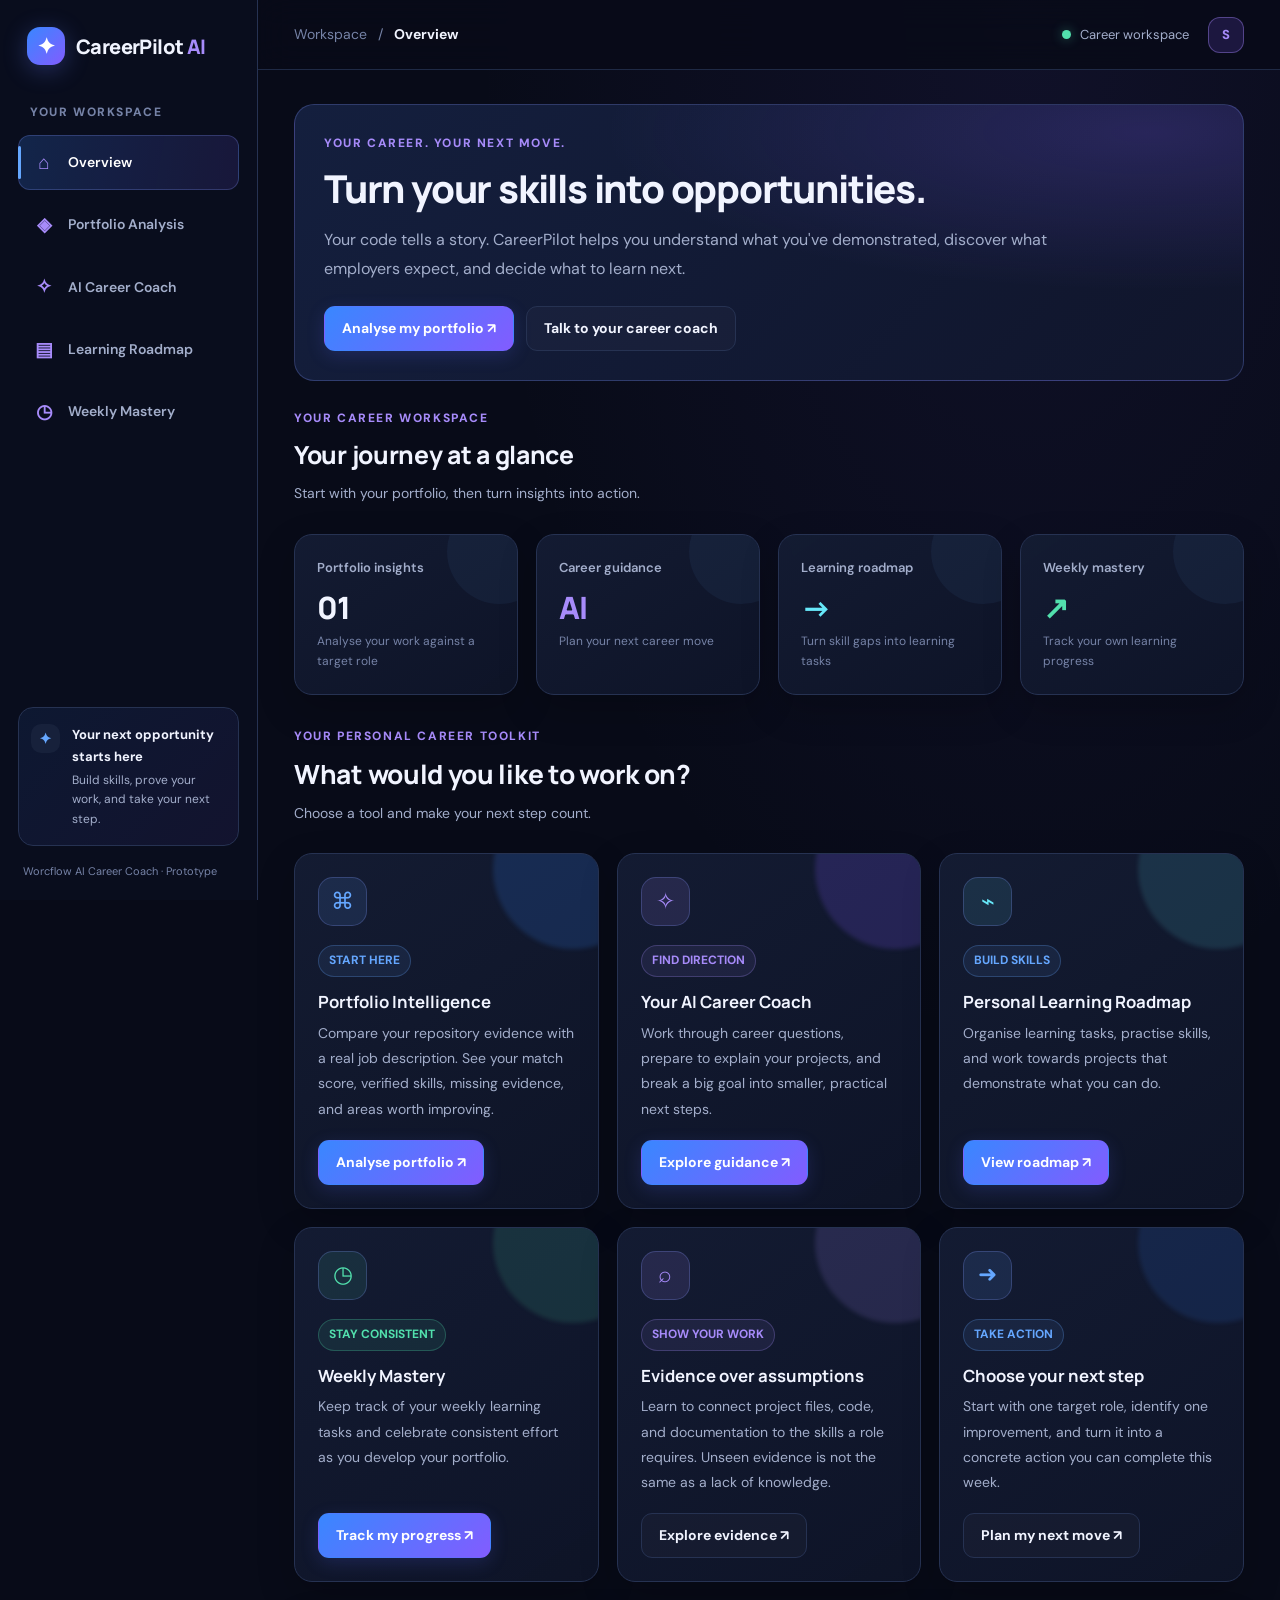
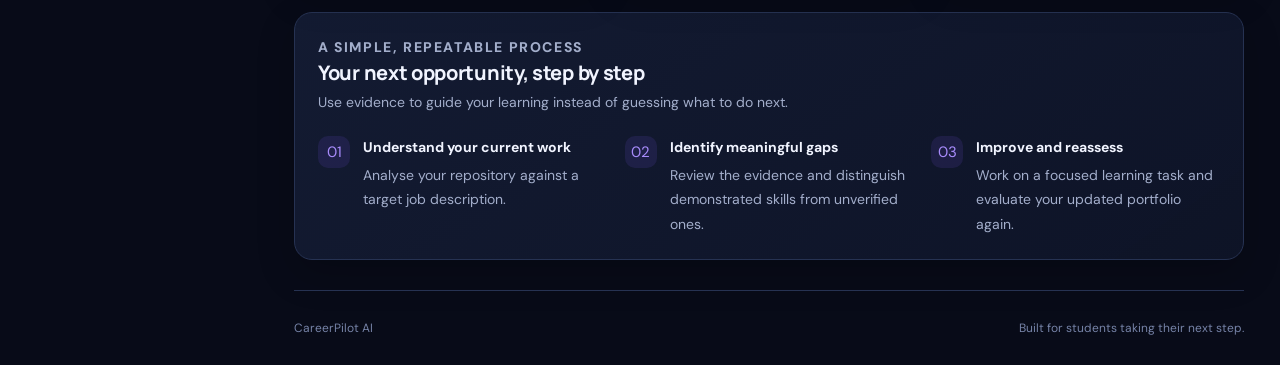
<file: career_coach_website/index.html>
<!DOCTYPE html>
<html lang="en">
<head>
  <meta charset="UTF-8">
  <meta name="viewport" content="width=device-width, initial-scale=1.0">
  <meta name="theme-color" content="#080b18">

  <title>Overview | CareerPilot AI</title>

  <link rel="preconnect" href="https://fonts.googleapis.com">
  <link rel="preconnect" href="https://fonts.gstatic.com" crossorigin>
  <link href="https://fonts.googleapis.com/css2?family=DM+Sans:wght@400;500;600;700&family=Manrope:wght@400;500;600;700;800&display=swap" rel="stylesheet">

  <link rel="stylesheet" href="css/style.css">
  <script src="js/app.js" defer></script>
</head>

<body>
<div class="app-shell">

  <!-- SIDEBAR -->
  <aside class="sidebar" id="sidebar">

    <a class="brand" href="index.html">
      <span class="brand-mark">✦</span>
      <span>CareerPilot<span class="brand-ai"> AI</span></span>
    </a>

    <div class="workspace-label">YOUR WORKSPACE</div>

    <nav class="side-nav">
      <a class="nav-link active" href="index.html">
        <span class="nav-icon">⌂</span> Overview
      </a>

      <a class="nav-link" href="pages/analysis.html">
        <span class="nav-icon">◈</span> Portfolio Analysis
      </a>

      <a class="nav-link" href="pages/coach.html">
        <span class="nav-icon">✧</span> AI Career Coach
      </a>

      <a class="nav-link" href="pages/training.html">
        <span class="nav-icon">▤</span> Learning Roadmap
      </a>

      <a class="nav-link" href="pages/progress.html">
        <span class="nav-icon">◷</span> Weekly Mastery
      </a>
    </nav>

    <div class="sidebar-bottom">
      <div class="sidebar-help-icon">✦</div>
      <div>
        <strong>Your next opportunity starts here</strong>
        <p>Build skills, prove your work, and take your next step.</p>
      </div>
    </div>

    <div class="sidebar-footer">
      Worcflow AI Career Coach · Prototype
    </div>

  </aside>

  <!-- MAIN CONTENT -->
  <main class="main-content">

    <header class="topbar">
      <button class="mobile-menu" id="menuToggle" aria-label="Toggle navigation">☰</button>

      <div class="breadcrumb">
        <span>Workspace</span>
        <span>/</span>
        <strong>Overview</strong>
      </div>

      <div class="topbar-right">
        <span class="status-dot"></span>
        <span>Career workspace</span>
        <div class="avatar">S</div>
      </div>
    </header>

    <section class="page-wrap">

      <!-- WELCOME HERO -->
      <section class="analysis-hero" style="margin-bottom:28px;">
        <div style="position:relative;z-index:1;max-width:760px;">

          <p class="eyebrow">YOUR CAREER. YOUR NEXT MOVE.</p>

          <h1>Turn your skills into opportunities.</h1>

          <p class="subheading" style="margin-bottom:23px;">
            Your code tells a story. CareerPilot helps you understand what
            you've demonstrated, discover what employers expect, and decide
            what to learn next.
          </p>

          <div style="display:flex;flex-wrap:wrap;gap:12px;">
            <a class="button button-primary" href="pages/analysis.html">
              Analyse my portfolio ↗
            </a>

            <a class="button button-outline" href="pages/coach.html">
              Talk to your career coach
            </a>
          </div>

        </div>
      </section>

      <!-- QUICK STATS -->
      <div class="page-title-row">
        <div>
          <p class="eyebrow">YOUR CAREER WORKSPACE</p>
          <h2 style="font-size:1.55rem;">Your journey at a glance</h2>
          <p class="subheading" style="font-size:14px;">
            Start with your portfolio, then turn insights into action.
          </p>
        </div>
      </div>

      <div class="stats-grid" style="margin-bottom:32px;">

        <article class="stat-card">
          <div class="stat-label">Portfolio insights</div>
          <div class="stat-value">01</div>
          <div class="stat-caption">Analyse your work against a target role</div>
        </article>

        <article class="stat-card">
          <div class="stat-label">Career guidance</div>
          <div class="stat-value" style="color:var(--violet);">AI</div>
          <div class="stat-caption">Plan your next career move</div>
        </article>

        <article class="stat-card">
          <div class="stat-label">Learning roadmap</div>
          <div class="stat-value" style="color:var(--cyan);">→</div>
          <div class="stat-caption">Turn skill gaps into learning tasks</div>
        </article>

        <article class="stat-card">
          <div class="stat-label">Weekly mastery</div>
          <div class="stat-value" style="color:var(--green);">↗</div>
          <div class="stat-caption">Track your own learning progress</div>
        </article>

      </div>

      <!-- TOOLKIT -->
      <div class="page-title-row">
        <div>
          <p class="eyebrow">YOUR PERSONAL CAREER TOOLKIT</p>
          <h2 style="font-size:1.65rem;">What would you like to work on?</h2>
          <p class="subheading" style="font-size:14px;">
            Choose a tool and make your next step count.
          </p>
        </div>
      </div>

      <div class="toolkit-grid">

        <!-- PORTFOLIO -->
        <article class="toolkit-card"
          style="--card-glow:rgba(57,135,255,.17);">

          <div class="toolkit-icon">⌘</div>

          <span class="tag blue" style="margin-bottom:14px;">
            START HERE
          </span>

          <h3>Portfolio Intelligence</h3>

          <p>
            Compare your repository evidence with a real job description.
            See your match score, verified skills, missing evidence, and
            areas worth improving.
          </p>

          <a class="button button-primary" href="pages/analysis.html">
            Analyse portfolio ↗
          </a>

        </article>

        <!-- CAREER COACH -->
        <article class="toolkit-card"
          style="--card-glow:rgba(130,92,255,.19);">

          <div class="toolkit-icon violet">✧</div>

          <span class="tag violet" style="margin-bottom:14px;">
            FIND DIRECTION
          </span>

          <h3>Your AI Career Coach</h3>

          <p>
            Work through career questions, prepare to explain your projects,
            and break a big goal into smaller, practical next steps.
          </p>

          <a class="button button-primary" href="pages/coach.html">
            Explore guidance ↗
          </a>

        </article>

        <!-- LEARNING ROADMAP -->
        <article class="toolkit-card"
          style="--card-glow:rgba(103,232,249,.12);">

          <div class="toolkit-icon cyan">⌁</div>

          <span class="tag blue" style="margin-bottom:14px;">
            BUILD SKILLS
          </span>

          <h3>Personal Learning Roadmap</h3>

          <p>
            Organise learning tasks, practise skills, and work towards
            projects that demonstrate what you can do.
          </p>

          <a class="button button-primary" href="pages/training.html">
            View roadmap ↗
          </a>

        </article>

        <!-- WEEKLY PROGRESS -->
        <article class="toolkit-card"
          style="--card-glow:rgba(82,224,173,.13);">

          <div class="toolkit-icon green">◷</div>

          <span class="tag green" style="margin-bottom:14px;">
            STAY CONSISTENT
          </span>

          <h3>Weekly Mastery</h3>

          <p>
            Keep track of your weekly learning tasks and celebrate
            consistent effort as you develop your portfolio.
          </p>

          <a class="button button-primary" href="pages/progress.html">
            Track my progress ↗
          </a>

        </article>

        <!-- EVIDENCE-BASED DEVELOPMENT -->
        <article class="toolkit-card"
          style="--card-glow:rgba(167,139,250,.15);">

          <div class="toolkit-icon violet">⌕</div>

          <span class="tag violet" style="margin-bottom:14px;">
            SHOW YOUR WORK
          </span>

          <h3>Evidence over assumptions</h3>

          <p>
            Learn to connect project files, code, and documentation
            to the skills a role requires. Unseen evidence is not the
            same as a lack of knowledge.
          </p>

          <a class="button button-outline" href="pages/analysis.html">
            Explore evidence ↗
          </a>

        </article>

        <!-- NEXT ACTION -->
        <article class="toolkit-card"
          style="--card-glow:rgba(57,135,255,.13);">

          <div class="toolkit-icon">➜</div>

          <span class="tag blue" style="margin-bottom:14px;">
            TAKE ACTION
          </span>

          <h3>Choose your next step</h3>

          <p>
            Start with one target role, identify one improvement,
            and turn it into a concrete action you can complete this week.
          </p>

          <a class="button button-outline" href="pages/coach.html">
            Plan my next move ↗
          </a>

        </article>

      </div>

      <!-- HOW IT WORKS -->
      <section class="panel" style="margin-top:30px;">

        <div class="panel-heading">
          <div>
            <p class="eyebrow">A SIMPLE, REPEATABLE PROCESS</p>
            <h2>Your next opportunity, step by step</h2>
            <p>Use evidence to guide your learning instead of guessing what to do next.</p>
          </div>
        </div>

        <div class="grid-3">

          <div class="list-item">
            <span class="list-bullet">01</span>
            <div>
              <strong>Understand your current work</strong>
              <p>Analyse your repository against a target job description.</p>
            </div>
          </div>

          <div class="list-item">
            <span class="list-bullet">02</span>
            <div>
              <strong>Identify meaningful gaps</strong>
              <p>Review the evidence and distinguish demonstrated skills from unverified ones.</p>
            </div>
          </div>

          <div class="list-item">
            <span class="list-bullet">03</span>
            <div>
              <strong>Improve and reassess</strong>
              <p>Work on a focused learning task and evaluate your updated portfolio again.</p>
            </div>
          </div>

        </div>

      </section>

      <footer class="page-footer">
        <span>CareerPilot AI</span>
        <span>Built for students taking their next step.</span>
      </footer>

    </section>
  </main>
</div>
</body>
</html>
</file>
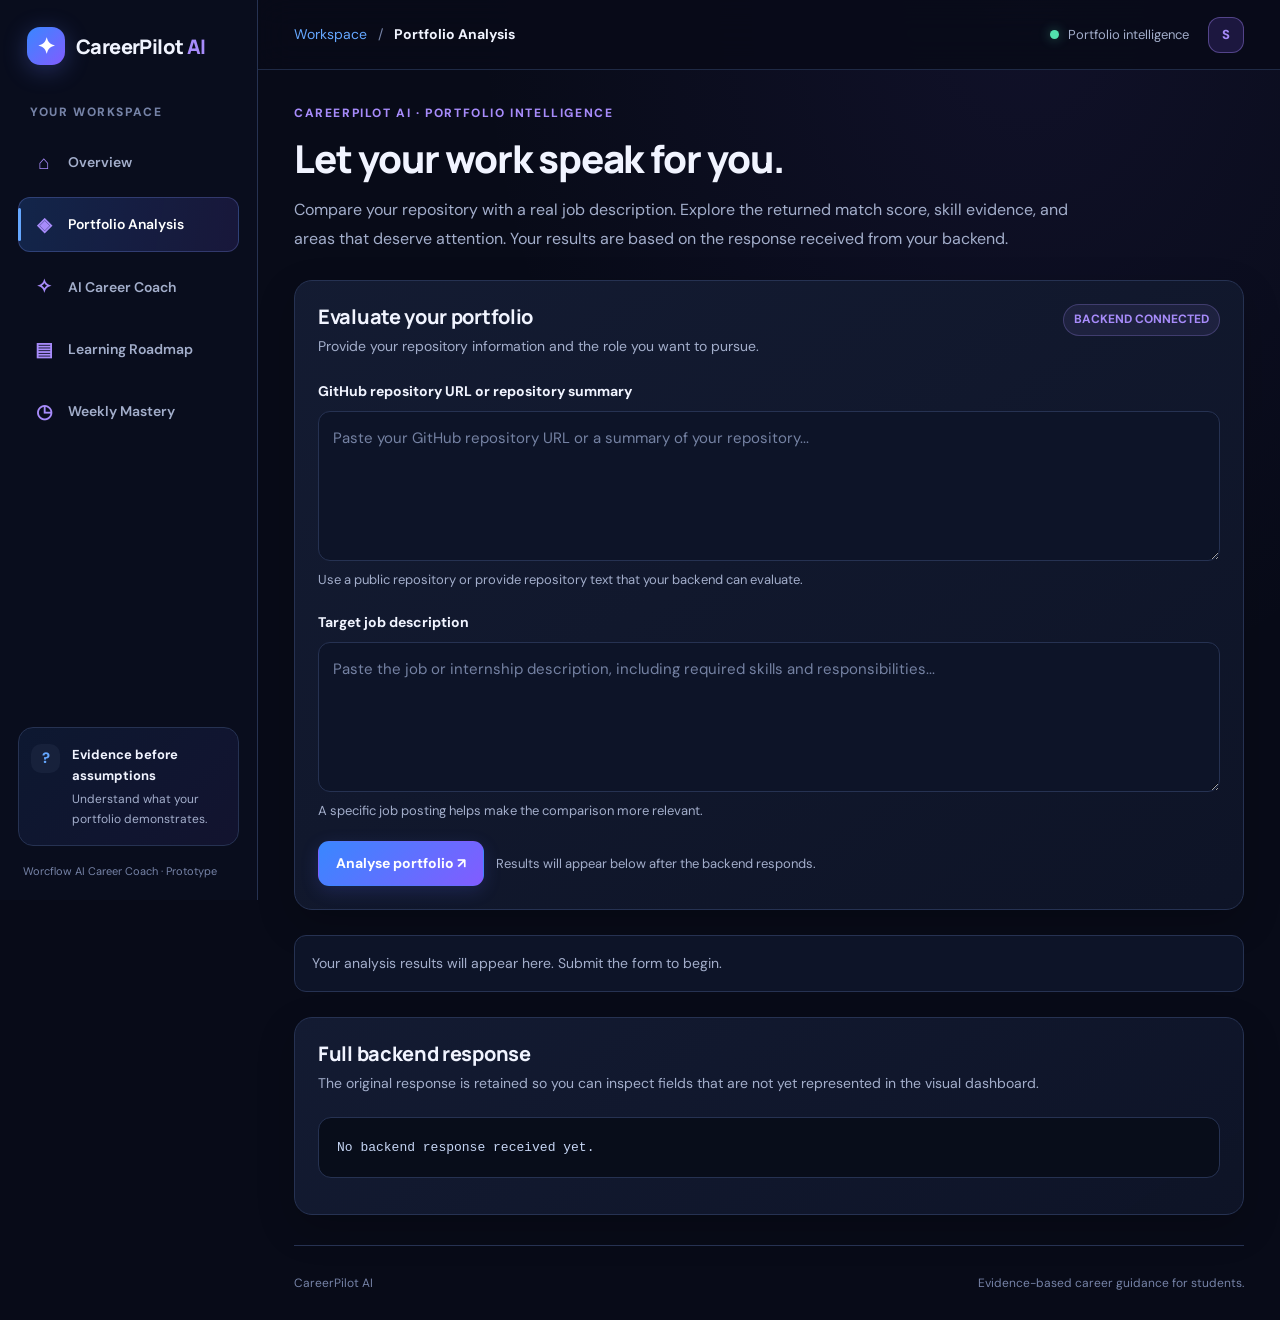
<file: career_coach_website/pages/analysis.html>
<!DOCTYPE html>
<html lang="en">
<head>
  <meta charset="UTF-8">
  <meta name="viewport" content="width=device-width, initial-scale=1.0">
  <meta name="theme-color" content="#080b18">

  <title>Portfolio Intelligence | CareerPilot AI</title>

  <link rel="preconnect" href="https://fonts.googleapis.com">
  <link rel="preconnect" href="https://fonts.gstatic.com" crossorigin>
  <link href="https://fonts.googleapis.com/css2?family=DM+Sans:wght@400;500;600;700&family=Manrope:wght@400;500;600;700;800&display=swap" rel="stylesheet">

  <link rel="stylesheet" href="../css/style.css">
  <script src="../js/app.js" defer></script>
  <script src="../js/api.js" defer></script>
</head>

<body>
<div class="app-shell">

  <aside class="sidebar" id="sidebar">
    <a class="brand" href="../index.html">
      <span class="brand-mark">✦</span>
      <span>CareerPilot<span class="brand-ai"> AI</span></span>
    </a>

    <div class="workspace-label">YOUR WORKSPACE</div>

    <nav class="side-nav">
      <a class="nav-link" href="../index.html">
        <span class="nav-icon">⌂</span> Overview
      </a>

      <a class="nav-link active" href="analysis.html">
        <span class="nav-icon">◈</span> Portfolio Analysis
      </a>

      <a class="nav-link" href="coach.html">
        <span class="nav-icon">✧</span> AI Career Coach
      </a>

      <a class="nav-link" href="training.html">
        <span class="nav-icon">▤</span> Learning Roadmap
      </a>

      <a class="nav-link" href="progress.html">
        <span class="nav-icon">◷</span> Weekly Mastery
      </a>
    </nav>

    <div class="sidebar-bottom">
      <div class="sidebar-help-icon">?</div>
      <div>
        <strong>Evidence before assumptions</strong>
        <p>Understand what your portfolio demonstrates.</p>
      </div>
    </div>

    <div class="sidebar-footer">
      Worcflow AI Career Coach · Prototype
    </div>
  </aside>

  <main class="main-content">

    <header class="topbar">
      <button class="mobile-menu" id="menuToggle" aria-label="Toggle navigation">☰</button>

      <div class="breadcrumb">
        <a href="../index.html">Workspace</a>
        <span>/</span>
        <strong>Portfolio Analysis</strong>
      </div>

      <div class="topbar-right">
        <span class="status-dot"></span>
        <span>Portfolio intelligence</span>
        <div class="avatar">S</div>
      </div>
    </header>

    <section class="page-wrap">

      <div class="page-title-row">
        <div>
          <p class="eyebrow">CAREERPILOT AI · PORTFOLIO INTELLIGENCE</p>
          <h1>Let your work speak for you.</h1>
          <p class="subheading">
            Compare your repository with a real job description. Explore the
            returned match score, skill evidence, and areas that deserve attention.
            Your results are based on the response received from your backend.
          </p>
        </div>
      </div>

      <!-- INPUT SECTION -->
      <section class="panel">

        <div class="panel-heading">
          <div>
            <h2>Evaluate your portfolio</h2>
            <p>Provide your repository information and the role you want to pursue.</p>
          </div>

          <span class="tag violet">BACKEND CONNECTED</span>
        </div>

        <form id="analysisForm">

          <div class="field-group">
            <label for="repoSummary">GitHub repository URL or repository summary</label>

            <textarea
              class="textarea"
              id="repoSummary"
              name="repo_summary"
              placeholder="Paste your GitHub repository URL or a summary of your repository..."
              required
            ></textarea>

            <span class="field-hint">
              Use a public repository or provide repository text that your backend can evaluate.
            </span>
          </div>

          <div class="field-group">
            <label for="jobDescription">Target job description</label>

            <textarea
              class="textarea"
              id="jobDescription"
              name="job_description"
              placeholder="Paste the job or internship description, including required skills and responsibilities..."
              required
            ></textarea>

            <span class="field-hint">
              A specific job posting helps make the comparison more relevant.
            </span>
          </div>

          <div class="form-actions">
            <button class="button button-primary" id="evaluateButton" type="submit">
              Analyse portfolio ↗
            </button>

            <span class="field-hint">
              Results will appear below after the backend responds.
            </span>
          </div>

        </form>

      </section>

      <!-- STATUS -->
      <section class="result-section" aria-live="polite">
        <div id="analysisStatus" class="notice" role="status">
          Your analysis results will appear here. Submit the form to begin.
        </div>
      </section>

      <!-- VISUAL SUMMARY -->
      <section id="evaluationSummary" class="result-section hidden">

        <div class="page-title-row">
          <div>
            <p class="eyebrow">YOUR RESULTS</p>
            <h2>Portfolio at a glance</h2>
            <p class="subheading" style="font-size:14px;">
              These summaries should reflect the actual fields returned by the backend.
            </p>
          </div>
        </div>

        <div id="evaluationStats" class="stats-grid"></div>

      </section>

      <!-- CHARTS -->
      <section id="evaluationCharts" class="result-section hidden">

        <div class="page-title-row">
          <div>
            <p class="eyebrow">VISUAL BREAKDOWN</p>
            <h2>Understand your results</h2>
            <p class="subheading" style="font-size:14px;">
              Visual summaries help you identify patterns without having to read raw JSON.
            </p>
          </div>
        </div>

        <div class="grid-2">

          <article class="panel">
            <h3>Skill evidence breakdown</h3>
            <p class="field-hint">
              The chart will use evidence categories found in the backend response.
            </p>
            <div id="evidenceChart" class="chart-container"></div>
          </article>

          <article class="panel">
            <h3>Skill-level overview</h3>
            <p class="field-hint">
              A comparison of returned skill statuses, where available.
            </p>
            <div id="skillChart" class="chart-container"></div>
          </article>

        </div>
      </section>

      <!-- EVIDENCE -->
      <section id="evaluationEvidence" class="result-section hidden">

        <div class="page-title-row">
          <div>
            <p class="eyebrow">SHOW YOUR WORK</p>
            <h2>Evidence behind the assessment</h2>
            <p class="subheading" style="font-size:14px;">
              Review what the backend found, the status it assigned, and its explanation.
            </p>
          </div>
        </div>

        <div id="evidenceCards" class="evidence-list"></div>

      </section>

      <!-- OTHER FINDINGS -->
      <section id="evaluationFindings" class="result-section hidden">
        <div class="panel">
          <h2>Additional findings</h2>
          <div id="findingsContent"></div>
        </div>
      </section>

      <!-- FULL RESPONSE: KEEP FOR DEBUGGING -->
      <section id="evaluationResults" class="result-section">

        <div class="panel">

          <div class="panel-heading">
            <div>
              <h2>Full backend response</h2>
              <p>
                The original response is retained so you can inspect fields
                that are not yet represented in the visual dashboard.
              </p>
            </div>
          </div>

          <pre id="rawResponse" class="response-json">No backend response received yet.</pre>

        </div>

      </section>

      <div id="resultNotice" class="notice hidden" style="margin-top:18px;">
        Evaluation received from your backend.
      </div>

      <footer class="page-footer">
        <span>CareerPilot AI</span>
        <span>Evidence-based career guidance for students.</span>
      </footer>

    </section>
  </main>
</div>
</body>
</html>
</file>
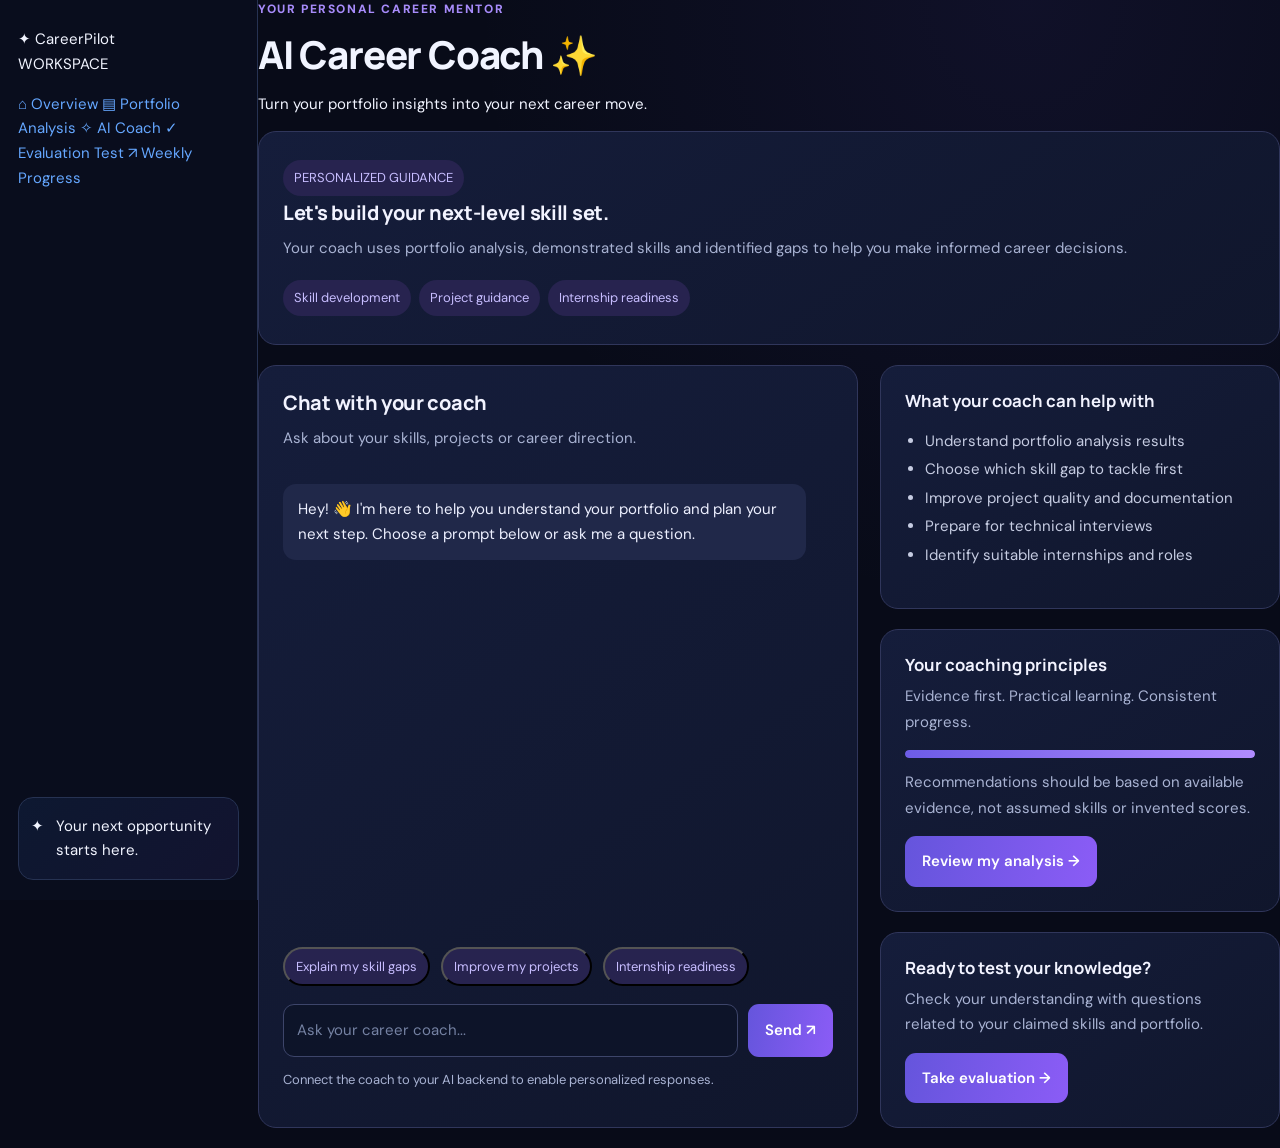
<file: career_coach_website/pages/coach.html>
<!DOCTYPE html>
<html lang="en">
<head>
    <meta charset="UTF-8">
    <meta name="viewport" content="width=device-width, initial-scale=1.0">
    <title>AI Coach | CareerPilot</title>
    <link rel="stylesheet" href="../css/style.css">
    <style>
        .coach-layout { display:grid; grid-template-columns:minmax(0,1.5fr) minmax(260px,1fr); gap:22px; }
        .coach-card { background:linear-gradient(145deg,#151d3b,#10162c); border:1px solid #30365b; border-radius:18px; padding:24px; margin-bottom:20px; color:#edf0ff; }
        .coach-card h2,.coach-card h3 { color:#f2f3ff; margin-top:0; }
        .coach-muted { color:#a9b3d3; line-height:1.7; }
        .coach-tag { display:inline-block; padding:7px 11px; border-radius:20px; background:#27234f; color:#c7bdff; font-size:13px; margin:4px 4px 4px 0; }
        .coach-action { border:1px solid #42416e; background:#201e43; color:#e8e5ff; padding:12px 14px; border-radius:12px; cursor:pointer; text-align:left; width:100%; margin-top:9px; font-size:15px; }
        .coach-action:hover { background:#30275e; }
        .coach-chat { min-height:360px; display:flex; flex-direction:column; }
        .coach-messages { flex:1; display:flex; flex-direction:column; gap:12px; margin:18px 0; }
        .coach-message { padding:13px 15px; border-radius:13px; line-height:1.65; max-width:95%; overflow-wrap:anywhere; }
        .coach-message.bot { background:#202849; align-self:flex-start; }
        .coach-message.user { background:#4b3d91; align-self:flex-end; }
        .coach-form { display:flex; gap:10px; }
        .coach-form input { flex:1; min-width:0; padding:13px; border-radius:11px; border:1px solid #3d456a; background:#0d1429; color:white; font-size:15px; }
        .coach-form button,.coach-primary { background:linear-gradient(100deg,#6555dc,#8b5cf6); color:white; border:0; border-radius:11px; padding:13px 17px; cursor:pointer; font-weight:600; }
        .coach-progress { height:8px; background:#292f4e; border-radius:20px; overflow:hidden; margin:12px 0; }
        .coach-progress span { display:block; height:100%; background:linear-gradient(90deg,#6d5ce7,#b18cff); border-radius:20px; }
        .coach-list { padding-left:20px; color:#c6cce2; line-height:1.9; }
        .coach-note { font-size:13px; color:#a9b3d3; margin-top:12px; }
        @media(max-width:850px) { .coach-layout { grid-template-columns:1fr; } }
        @media(max-width:520px) { .coach-card { padding:17px; } .coach-form { flex-direction:column; } }
    </style>
</head>
<body>

<div class="app-layout">
    <aside class="sidebar">
        <div class="logo">✦ CareerPilot</div>
        <p class="sidebar-label">WORKSPACE</p>
        <nav>
            <a href="../index.html">⌂ Overview</a>
            <a href="analysis.html">▤ Portfolio Analysis</a>
            <a href="coach.html" class="active">✧ AI Coach</a>
            <a href="training.html">✓ Evaluation Test</a>
            <a href="progress.html">↗ Weekly Progress</a>
        </nav>
        <div class="sidebar-bottom">
            <span>✦</span> Your next opportunity starts here.
        </div>
    </aside>

    <main class="main-content">
        <header class="page-header">
            <div>
                <p class="eyebrow">YOUR PERSONAL CAREER MENTOR</p>
                <h1>AI Career Coach ✨</h1>
                <p>Turn your portfolio insights into your next career move.</p>
            </div>
        </header>

        <section class="coach-card">
            <span class="coach-tag">PERSONALIZED GUIDANCE</span>
            <h2>Let's build your next-level skill set.</h2>
            <p class="coach-muted">
                Your coach uses portfolio analysis, demonstrated skills and
                identified gaps to help you make informed career decisions.
            </p>
            <div class="coach-tag">Skill development</div>
            <div class="coach-tag">Project guidance</div>
            <div class="coach-tag">Internship readiness</div>
        </section>

        <div class="coach-layout">
            <section class="coach-card coach-chat">
                <h2>Chat with your coach</h2>
                <p class="coach-muted">Ask about your skills, projects or career direction.</p>

                <div class="coach-messages" id="coachMessages" aria-live="polite">
                    <div class="coach-message bot">
                        Hey! 👋 I'm here to help you understand your portfolio
                        and plan your next step. Choose a prompt below or ask
                        me a question.
                    </div>
                </div>

                <div style="display:flex;flex-wrap:wrap;gap:7px;margin-bottom:14px">
                    <button class="coach-tag" type="button" data-prompt="Explain my skill gaps">Explain my skill gaps</button>
                    <button class="coach-tag" type="button" data-prompt="How can I improve my projects?">Improve my projects</button>
                    <button class="coach-tag" type="button" data-prompt="Am I ready for an internship?">Internship readiness</button>
                </div>

                <form class="coach-form" id="coachForm">
                    <input id="coachInput" type="text"
                           placeholder="Ask your career coach..."
                           aria-label="Message to career coach" required>
                    <button type="submit">Send ↗</button>
                </form>
                <p class="coach-note" id="coachStatus">
                    Connect the coach to your AI backend to enable personalized responses.
                </p>
            </section>

            <div>
                <section class="coach-card">
                    <h3>What your coach can help with</h3>
                    <ul class="coach-list">
                        <li>Understand portfolio analysis results</li>
                        <li>Choose which skill gap to tackle first</li>
                        <li>Improve project quality and documentation</li>
                        <li>Prepare for technical interviews</li>
                        <li>Identify suitable internships and roles</li>
                    </ul>
                </section>

                <section class="coach-card">
                    <h3>Your coaching principles</h3>
                    <p class="coach-muted">Evidence first. Practical learning. Consistent progress.</p>
                    <div class="coach-progress"><span style="width:100%"></span></div>
                    <p class="coach-muted">
                        Recommendations should be based on available evidence,
                        not assumed skills or invented scores.
                    </p>
                    <a class="coach-primary" href="analysis.html"
                       style="display:inline-block;text-decoration:none">
                        Review my analysis →
                    </a>
                </section>

                <section class="coach-card">
                    <h3>Ready to test your knowledge?</h3>
                    <p class="coach-muted">
                        Check your understanding with questions related to
                        your claimed skills and portfolio.
                    </p>
                    <a class="coach-primary" href="training.html"
                       style="display:inline-block;text-decoration:none">
                        Take evaluation →
                    </a>
                </section>
            </div>
        </div>
    </main>
</div>

<script src="../js/app.js"></script>
<script>
    // Frontend interaction only. Replace this handler with the real AI API call.
    const coachForm = document.getElementById("coachForm");
    const coachInput = document.getElementById("coachInput");
    const coachMessages = document.getElementById("coachMessages");
    const coachStatus = document.getElementById("coachStatus");

    function addCoachMessage(text, type) {
        const message = document.createElement("div");
        message.className = "coach-message " + type;
        message.textContent = text;
        coachMessages.appendChild(message);
        coachMessages.scrollTop = coachMessages.scrollHeight;
    }

    document.querySelectorAll("[data-prompt]").forEach(button => {
        button.addEventListener("click", () => {
            coachInput.value = button.dataset.prompt;
            coachInput.focus();
        });
    });

    coachForm.addEventListener("submit", event => {
        event.preventDefault();
        const question = coachInput.value.trim();
        if (!question) return;

        addCoachMessage(question, "user");
        coachInput.value = "";
        coachStatus.textContent =
            "Your message is ready. Connect this form to the AI coach endpoint to receive a real response.";
    });
</script>
</body>
</html>
</file>
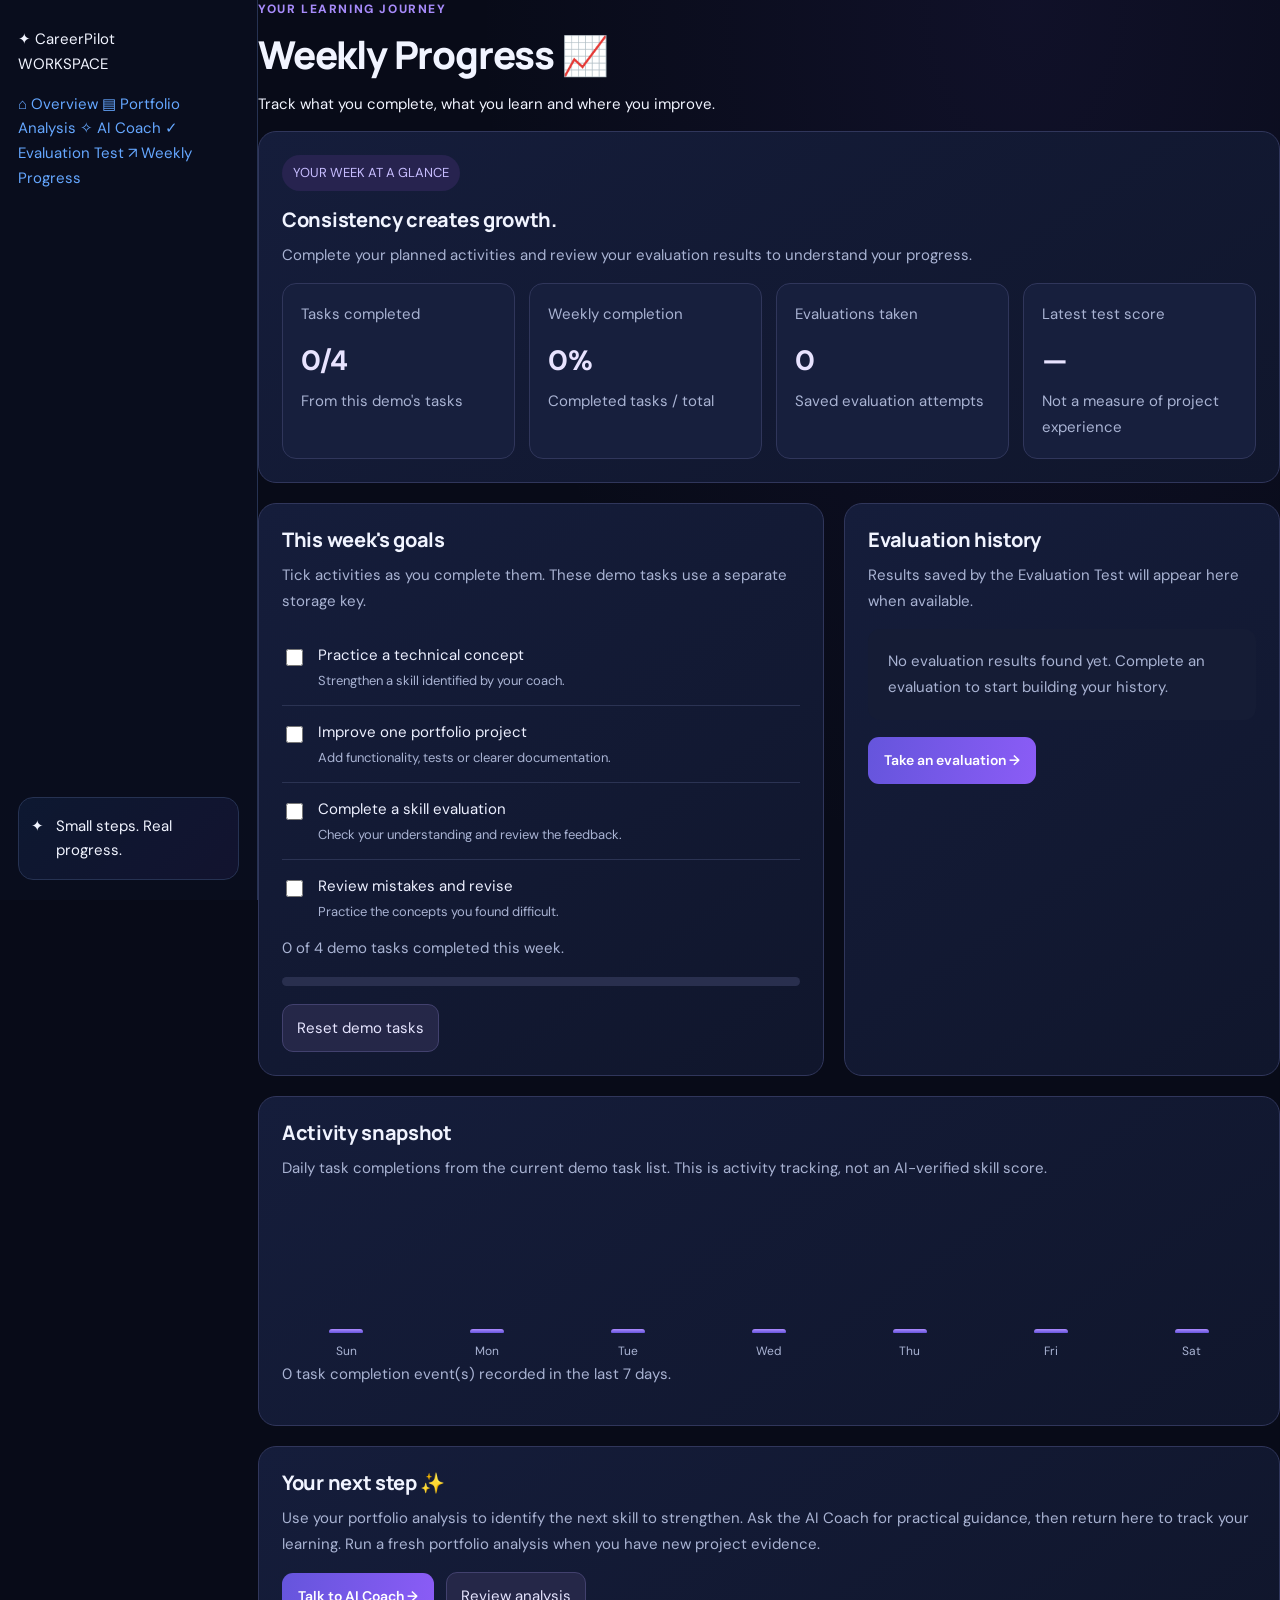
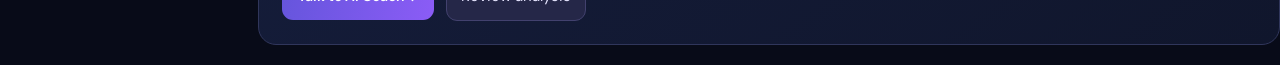
<file: career_coach_website/pages/progress.html>
<!DOCTYPE html>
<html lang="en">
<head>
    <meta charset="UTF-8">
    <meta name="viewport" content="width=device-width, initial-scale=1.0">
    <title>Weekly Progress | CareerPilot</title>
    <link rel="stylesheet" href="../css/style.css">
    <style>
        .progress-wrap { max-width:1150px; margin:auto; color:#edf0ff; }
        .progress-card { background:linear-gradient(145deg,#151d3b,#10162c); border:1px solid #30365b; border-radius:18px; padding:23px; margin-bottom:20px; }
        .progress-muted { color:#a9b3d3; line-height:1.7; }
        .progress-grid { display:grid; grid-template-columns:repeat(4,minmax(0,1fr)); gap:14px; }
        .progress-stat { background:#171f3d; border:1px solid #30365b; border-radius:14px; padding:18px; }
        .progress-stat strong { display:block; font-size:28px; margin:10px 0 5px; color:#e8e3ff; }
        .progress-layout { display:grid; grid-template-columns:1.3fr 1fr; gap:20px; }
        .progress-track { height:9px; background:#292f4e; border-radius:20px; overflow:hidden; margin:10px 0 18px; }
        .progress-track span { display:block; height:100%; background:linear-gradient(90deg,#6555dc,#b18cff); border-radius:20px; transition:width .2s; }
        .task-row { display:flex; gap:12px; align-items:flex-start; padding:15px 0; border-bottom:1px solid #2b3353; }
        .task-row:last-child { border-bottom:0; }
        .task-row input { margin-top:5px; accent-color:#8b5cf6; width:17px; height:17px; }
        .task-copy { flex:1; line-height:1.5; }
        .task-copy small { display:block; color:#a9b3d3; margin-top:4px; }
        .task-done { text-decoration:line-through; opacity:.65; }
        .progress-btn { background:linear-gradient(100deg,#6555dc,#8b5cf6); color:white; border:0; border-radius:11px; padding:12px 16px; cursor:pointer; font-size:14px; font-weight:600; }
        .progress-secondary { background:#252748; border:1px solid #42416e; color:#e6e5ff; border-radius:11px; padding:11px 14px; cursor:pointer; }
        .week-bars { display:grid; grid-template-columns:repeat(7,minmax(0,1fr)); align-items:end; gap:12px; height:165px; padding-top:15px; }
        .week-day { display:flex; flex-direction:column; justify-content:flex-end; align-items:center; height:100%; gap:9px; }
        .week-bar { width:min(100%,34px); min-height:4px; background:linear-gradient(180deg,#ad8bff,#6555dc); border-radius:8px 8px 3px 3px; }
        .week-day small { color:#a9b3d3; font-size:12px; }
        .empty-state { padding:20px; background:#151c35; border-radius:12px; color:#a9b3d3; line-height:1.7; }
        @media(max-width:900px) { .progress-grid { grid-template-columns:repeat(2,minmax(0,1fr)); } .progress-layout { grid-template-columns:1fr; } }
        @media(max-width:520px) { .progress-grid { grid-template-columns:1fr 1fr; } .progress-card { padding:16px; } .week-bars { gap:6px; } }
    </style>
</head>
<body>

<div class="app-layout">
    <aside class="sidebar">
        <div class="logo">✦ CareerPilot</div>
        <p class="sidebar-label">WORKSPACE</p>
        <nav>
            <a href="../index.html">⌂ Overview</a>
            <a href="analysis.html">▤ Portfolio Analysis</a>
            <a href="coach.html">✧ AI Coach</a>
            <a href="training.html">✓ Evaluation Test</a>
            <a href="progress.html" class="active">↗ Weekly Progress</a>
        </nav>
        <div class="sidebar-bottom">
            <span>✦</span> Small steps. Real progress.
        </div>
    </aside>

    <main class="main-content">
        <header class="page-header">
            <div>
                <p class="eyebrow">YOUR LEARNING JOURNEY</p>
                <h1>Weekly Progress 📈</h1>
                <p>Track what you complete, what you learn and where you improve.</p>
            </div>
        </header>

        <div class="progress-wrap">
            <section class="progress-card">
                <span class="coach-tag" style="display:inline-block;padding:7px 11px;border-radius:20px;background:#27234f;color:#c7bdff;font-size:13px">YOUR WEEK AT A GLANCE</span>
                <h2 style="margin-top:16px">Consistency creates growth.</h2>
                <p class="progress-muted">Complete your planned activities and review your evaluation results to understand your progress.</p>

                <div class="progress-grid">
                    <div class="progress-stat">
                        <span class="progress-muted">Tasks completed</span>
                        <strong id="tasksCompleted">—</strong>
                        <span class="progress-muted">From this demo's tasks</span>
                    </div>
                    <div class="progress-stat">
                        <span class="progress-muted">Weekly completion</span>
                        <strong id="completionRate">—</strong>
                        <span class="progress-muted">Completed tasks / total</span>
                    </div>
                    <div class="progress-stat">
                        <span class="progress-muted">Evaluations taken</span>
                        <strong id="evaluationsTaken">—</strong>
                        <span class="progress-muted">Saved evaluation attempts</span>
                    </div>
                    <div class="progress-stat">
                        <span class="progress-muted">Latest test score</span>
                        <strong id="latestScore">—</strong>
                        <span class="progress-muted">Not a measure of project experience</span>
                    </div>
                </div>
            </section>

            <div class="progress-layout">
                <section class="progress-card">
                    <h2>This week's goals</h2>
                    <p class="progress-muted">Tick activities as you complete them. These demo tasks use a separate storage key.</p>

                    <div id="taskList">
                        <label class="task-row">
                            <input type="checkbox" data-task="learn">
                            <span class="task-copy">Practice a technical concept<small>Strengthen a skill identified by your coach.</small></span>
                        </label>
                        <label class="task-row">
                            <input type="checkbox" data-task="project">
                            <span class="task-copy">Improve one portfolio project<small>Add functionality, tests or clearer documentation.</small></span>
                        </label>
                        <label class="task-row">
                            <input type="checkbox" data-task="evaluation">
                            <span class="task-copy">Complete a skill evaluation<small>Check your understanding and review the feedback.</small></span>
                        </label>
                        <label class="task-row">
                            <input type="checkbox" data-task="review">
                            <span class="task-copy">Review mistakes and revise<small>Practice the concepts you found difficult.</small></span>
                        </label>
                    </div>

                    <p class="progress-muted" id="taskSummary" aria-live="polite">Loading tasks...</p>
                    <div class="progress-track"><span id="taskBar" style="width:0%"></span></div>
                    <button type="button" class="progress-secondary" id="resetDemoTasks">Reset demo tasks</button>
                </section>

                <section class="progress-card">
                    <h2>Evaluation history</h2>
                    <p class="progress-muted">Results saved by the Evaluation Test will appear here when available.</p>
                    <div id="evaluationHistory" class="empty-state">
                        No evaluation results found yet. Complete an evaluation to start building your history.
                    </div>
                    <a href="training.html" class="progress-btn" style="display:inline-block;text-decoration:none;margin-top:17px">Take an evaluation →</a>
                </section>
            </div>

            <section class="progress-card">
                <h2>Activity snapshot</h2>
                <p class="progress-muted">Daily task completions from the current demo task list. This is activity tracking, not an AI-verified skill score.</p>
                <div id="weeklyChart" class="week-bars" aria-label="Daily completed tasks chart"></div>
                <p class="progress-muted" id="chartCaption">Complete tasks to see your activity chart.</p>
            </section>

            <section class="progress-card">
                <h2>Your next step ✨</h2>
                <p class="progress-muted">
                    Use your portfolio analysis to identify the next skill to strengthen.
                    Ask the AI Coach for practical guidance, then return here to track your learning.
                    Run a fresh portfolio analysis when you have new project evidence.
                </p>
                <a href="coach.html" class="progress-btn" style="display:inline-block;text-decoration:none">Talk to AI Coach →</a>
                <a href="analysis.html" class="progress-secondary" style="display:inline-block;text-decoration:none;margin-left:8px">Review analysis</a>
            </section>
        </div>
    </main>
</div>

<script src="../js/app.js"></script>
<script>
    /*
      Demo-only storage keys:
      - careerPilotDemoTasks
      - careerPilotDemoDailyActivity

      Evaluation history is read from careerPilotEvaluationHistory.
      This script does not clear or overwrite other progress keys.
      Merge this UI with your existing progress logic before replacing
      an already-working progress.html.
    */
    const TASK_KEY = "careerPilotDemoTasks";
    const ACTIVITY_KEY = "careerPilotDemoDailyActivity";
    const EVALUATION_KEY = "careerPilotEvaluationHistory";

    const taskDefinitions = [
        { id: "learn", label: "Practice a technical concept" },
        { id: "project", label: "Improve one portfolio project" },
        { id: "evaluation", label: "Complete a skill evaluation" },
        { id: "review", label: "Review mistakes and revise" }
    ];

    function readJSON(key, fallback) {
        try {
            const parsed = JSON.parse(localStorage.getItem(key));
            return parsed ?? fallback;
        } catch {
            return fallback;
        }
    }

    function getTasks() {
        const stored = readJSON(TASK_KEY, {});
        return stored && typeof stored === "object" ? stored : {};
    }

    function getTodayKey() {
        const d = new Date();
        return `${d.getFullYear()}-${String(d.getMonth() + 1).padStart(2, "0")}-${String(d.getDate()).padStart(2, "0")}`;
    }

    function getActivity() {
        return readJSON(ACTIVITY_KEY, {});
    }

    function renderTasks() {
        const tasks = getTasks();
        let completed = 0;

        document.querySelectorAll("[data-task]").forEach(input => {
            const id = input.dataset.task;
            input.checked = Boolean(tasks[id]);
            const copy = input.closest(".task-row").querySelector(".task-copy");
            copy.classList.toggle("task-done", input.checked);
            if (input.checked) completed++;
        });

        const total = taskDefinitions.length;
        const percent = Math.round(completed / total * 100);

        document.getElementById("tasksCompleted").textContent = `${completed}/${total}`;
        document.getElementById("completionRate").textContent = `${percent}%`;
        document.getElementById("taskSummary").textContent =
            `${completed} of ${total} demo tasks completed this week.`;
        document.getElementById("taskBar").style.width = `${percent}%`;

        renderActivity();
    }

    document.querySelectorAll("[data-task]").forEach(input => {
        input.addEventListener("change", () => {
            const tasks = getTasks();
            const id = input.dataset.task;
            const wasCompleted = Boolean(tasks[id]);
            tasks[id] = input.checked;

            try {
                localStorage.setItem(TASK_KEY, JSON.stringify(tasks));

                if (input.checked && !wasCompleted) {
                    const activity = getActivity();
                    const today = getTodayKey();
                    activity[today] = (Number(activity[today]) || 0) + 1;
                    localStorage.setItem(ACTIVITY_KEY, JSON.stringify(activity));
                }
            } catch (error) {
                console.warn("Demo progress could not be saved.", error);
            }

            renderTasks();
        });
    });

    function renderEvaluations() {
        const history = readJSON(EVALUATION_KEY, []);
        const valid = Array.isArray(history) ? history : [];

        document.getElementById("evaluationsTaken").textContent = valid.length;

        const latest = valid[valid.length - 1];
        document.getElementById("latestScore").textContent =
            latest && Number.isFinite(Number(latest.percent))
                ? `${Number(latest.percent)}%`
                : "—";

        const container = document.getElementById("evaluationHistory");
        container.replaceChildren();

        if (!valid.length) {
            container.className = "empty-state";
            container.textContent = "No evaluation results found yet. Complete an evaluation to start building your history.";
            return;
        }

        container.className = "";
        valid.slice(-5).reverse().forEach(item => {
            const row = document.createElement("div");
            row.style.cssText = "padding:13px 0;border-bottom:1px solid #2b3353;line-height:1.6";

            const title = document.createElement("strong");
            title.textContent = `${item.skill || "Skill assessment"} — ${Number(item.percent) || 0}%`;
            title.style.color = "#e8e3ff";

            const details = document.createElement("p");
            details.className = "progress-muted";
            details.style.margin = "5px 0 0";
            const date = item.date ? new Date(item.date) : null;
            details.textContent =
                `${Number(item.score) || 0}/${Number(item.total) || 0} correct` +
                (date && !Number.isNaN(date.getTime()) ? ` · ${date.toLocaleDateString()}` : "");

            row.append(title, details);
            container.appendChild(row);
        });
    }

    function renderActivity() {
        const activity = getActivity();
        const chart = document.getElementById("weeklyChart");
        chart.replaceChildren();

        const days = [];
        for (let offset = 6; offset >= 0; offset--) {
            const date = new Date();
            date.setDate(date.getDate() - offset);
            const key = `${date.getFullYear()}-${String(date.getMonth() + 1).padStart(2, "0")}-${String(date.getDate()).padStart(2, "0")}`;
            days.push({
                key,
                label: date.toLocaleDateString(undefined, { weekday: "short" }),
                count: Math.max(0, Number(activity[key]) || 0)
            });
        }

        const max = Math.max(1, ...days.map(day => day.count));

        days.forEach(day => {
            const col = document.createElement("div");
            col.className = "week-day";

            const bar = document.createElement("div");
            bar.className = "week-bar";
            bar.style.height = `${Math.max(4, day.count / max * 115)}px`;
            bar.title = `${day.count} task completion(s)`;

            const label = document.createElement("small");
            label.textContent = day.label;

            col.append(bar, label);
            chart.appendChild(col);
        });

        const total = days.reduce((sum, day) => sum + day.count, 0);
        document.getElementById("chartCaption").textContent =
            `${total} task completion event(s) recorded in the last 7 days.`;
    }

    document.getElementById("resetDemoTasks").addEventListener("click", () => {
        if (!confirm("Reset only the demo task checklist? Your evaluation history and other progress records will remain unchanged.")) return;

        try {
            localStorage.removeItem(TASK_KEY);
            renderTasks();
        } catch (error) {
            console.warn("Demo tasks could not be reset.", error);
        }
    });

    renderTasks();
    renderEvaluations();
</script>
</body>
</html>
</file>
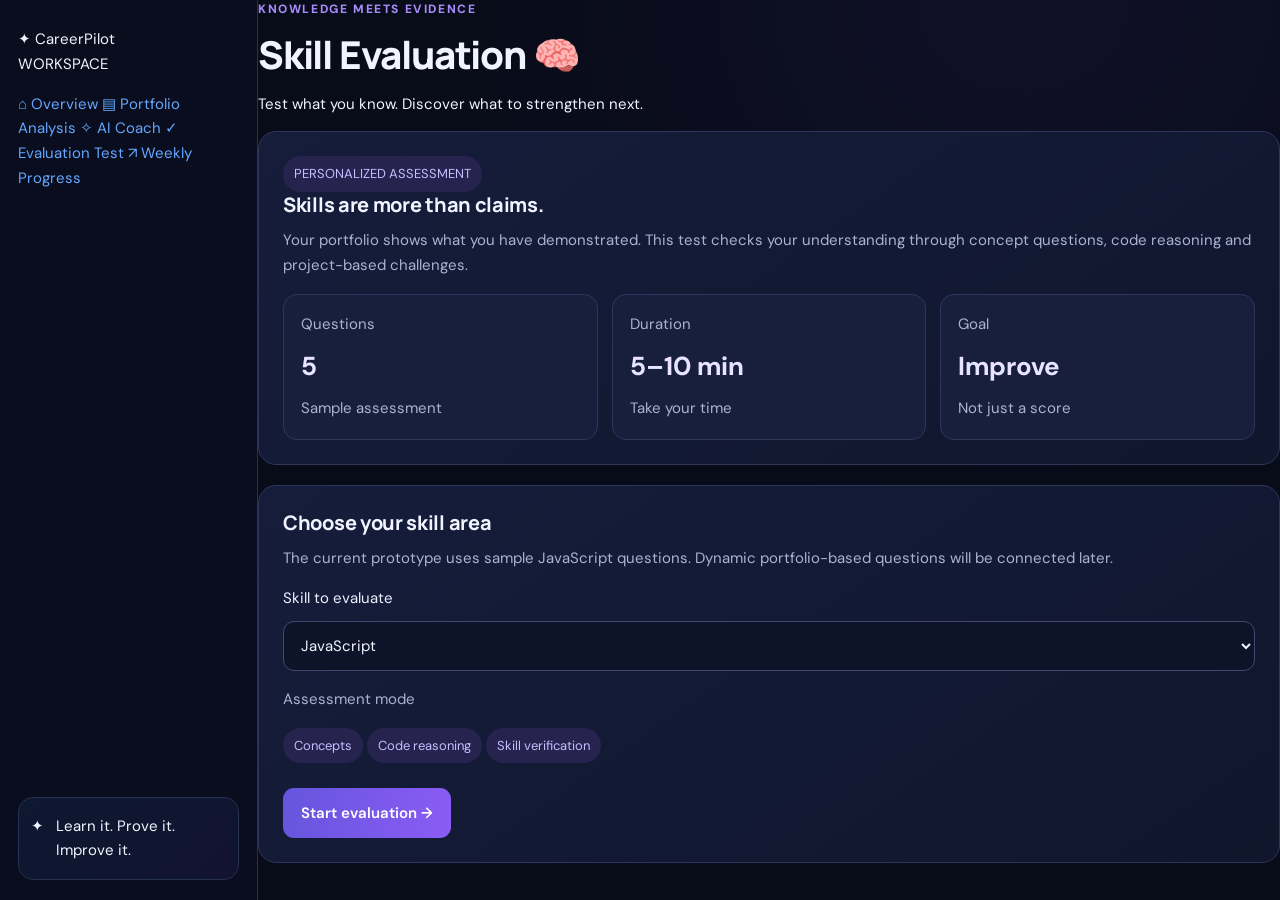
<file: career_coach_website/pages/training.html>
<!DOCTYPE html>
<html lang="en">
<head>
    <meta charset="UTF-8">
    <meta name="viewport" content="width=device-width, initial-scale=1.0">
    <title>Evaluation Test | CareerPilot</title>
    <link rel="stylesheet" href="../css/style.css">
    <style>
        .eval-wrap { max-width:1100px; margin:auto; color:#edf0ff; }
        .eval-card { background:linear-gradient(145deg,#151d3b,#10162c); border:1px solid #30365b; border-radius:18px; padding:24px; margin-bottom:20px; }
        .eval-muted { color:#a9b3d3; line-height:1.7; }
        .eval-tag { display:inline-block; padding:7px 11px; border-radius:20px; background:#27234f; color:#c7bdff; font-size:13px; }
        .eval-grid { display:grid; grid-template-columns:repeat(3,minmax(0,1fr)); gap:14px; }
        .eval-stat { background:#171f3d; border:1px solid #30365b; border-radius:14px; padding:17px; }
        .eval-stat strong { display:block; font-size:26px; margin:8px 0; color:#e8e3ff; }
        .eval-select { width:100%; padding:13px; border:1px solid #41476d; border-radius:11px; background:#0d1429; color:#f3f4ff; font-size:15px; margin:10px 0 16px; }
        .eval-primary { background:linear-gradient(100deg,#6555dc,#8b5cf6); color:white; border:0; border-radius:11px; padding:13px 18px; cursor:pointer; font-weight:600; font-size:15px; }
        .eval-secondary { background:#252748; color:#e6e5ff; border:1px solid #42416e; border-radius:11px; padding:12px 17px; cursor:pointer; font-size:15px; }
        .eval-question { font-size:21px; line-height:1.5; margin:18px 0; }
        .eval-option { display:flex; gap:12px; align-items:flex-start; padding:15px; margin:10px 0; border:1px solid #353e62; border-radius:12px; cursor:pointer; background:#151c35; line-height:1.5; }
        .eval-option:has(input:checked) { border-color:#9985ff; background:#26234e; }
        .eval-option input { margin-top:5px; accent-color:#8b5cf6; }
        .eval-option.correct { border-color:#34d399; background:#123b38; }
        .eval-option.incorrect { border-color:#fb7185; background:#401d34; }
        .eval-topline { display:flex; justify-content:space-between; gap:12px; flex-wrap:wrap; color:#a9b3d3; }
        .eval-track { height:8px; border-radius:20px; background:#292f4e; overflow:hidden; margin:15px 0 22px; }
        .eval-track span { display:block; height:100%; background:linear-gradient(90deg,#6d5ce7,#b18cff); width:0; transition:width .2s; }
        .eval-feedback { padding:14px; border-radius:12px; margin-top:14px; background:#202849; line-height:1.7; }
        .eval-hidden { display:none !important; }
        @media(max-width:700px) { .eval-grid { grid-template-columns:1fr; } .eval-card { padding:17px; } }
    </style>
</head>
<body>

<div class="app-layout">
    <aside class="sidebar">
        <div class="logo">✦ CareerPilot</div>
        <p class="sidebar-label">WORKSPACE</p>
        <nav>
            <a href="../index.html">⌂ Overview</a>
            <a href="analysis.html">▤ Portfolio Analysis</a>
            <a href="coach.html">✧ AI Coach</a>
            <a href="training.html" class="active">✓ Evaluation Test</a>
            <a href="progress.html">↗ Weekly Progress</a>
        </nav>
        <div class="sidebar-bottom">
            <span>✦</span> Learn it. Prove it. Improve it.
        </div>
    </aside>

    <main class="main-content">
        <header class="page-header">
            <div>
                <p class="eyebrow">KNOWLEDGE MEETS EVIDENCE</p>
                <h1>Skill Evaluation 🧠</h1>
                <p>Test what you know. Discover what to strengthen next.</p>
            </div>
        </header>

        <div class="eval-wrap">
            <section class="eval-card">
                <span class="eval-tag">PERSONALIZED ASSESSMENT</span>
                <h2>Skills are more than claims.</h2>
                <p class="eval-muted">
                    Your portfolio shows what you have demonstrated. This test
                    checks your understanding through concept questions, code
                    reasoning and project-based challenges.
                </p>
                <div class="eval-grid">
                    <div class="eval-stat"><span class="eval-muted">Questions</span><strong id="questionCount">5</strong><span class="eval-muted">Sample assessment</span></div>
                    <div class="eval-stat"><span class="eval-muted">Duration</span><strong>5–10 min</strong><span class="eval-muted">Take your time</span></div>
                    <div class="eval-stat"><span class="eval-muted">Goal</span><strong>Improve</strong><span class="eval-muted">Not just a score</span></div>
                </div>
            </section>

            <section class="eval-card" id="setupPanel">
                <h2>Choose your skill area</h2>
                <p class="eval-muted">The current prototype uses sample JavaScript questions. Dynamic portfolio-based questions will be connected later.</p>

                <label for="skillSelect">Skill to evaluate</label>
                <select class="eval-select" id="skillSelect">
                    <option value="JavaScript">JavaScript</option>
                    <option value="Python">Python (sample questions need to be added)</option>
                    <option value="SQL">SQL (sample questions need to be added)</option>
                    <option value="HTML & CSS">HTML &amp; CSS (sample questions need to be added)</option>
                </select>

                <p class="eval-muted">Assessment mode</p>
                <div class="eval-tag">Concepts</div>
                <div class="eval-tag">Code reasoning</div>
                <div class="eval-tag">Skill verification</div>
                <br><br>
                <button class="eval-primary" id="startTest">Start evaluation →</button>
            </section>

            <section class="eval-card eval-hidden" id="quizPanel">
                <div class="eval-topline">
                    <span id="questionPosition">Question 1 of 5</span>
                    <span id="questionSkill">JavaScript</span>
                </div>
                <div class="eval-track"><span id="questionBar"></span></div>
                <h2>Think it through.</h2>
                <p class="eval-question" id="questionText"></p>
                <div id="optionsContainer"></div>
                <div class="eval-feedback eval-hidden" id="feedback" aria-live="polite"></div>
                <div style="display:flex;gap:10px;justify-content:space-between;flex-wrap:wrap;margin-top:20px">
                    <button class="eval-secondary" id="quitTest">Exit test</button>
                    <button class="eval-primary" id="submitAnswer">Check answer</button>
                    <button class="eval-primary eval-hidden" id="nextQuestion">Next question →</button>
                </div>
            </section>

            <section class="eval-card eval-hidden" id="resultPanel" aria-live="polite">
                <span class="eval-tag">ASSESSMENT COMPLETE</span>
                <h2>Your evaluation results 🎉</h2>
                <p class="eval-muted">Use this result to decide what to practice next. A quiz score alone does not prove practical project experience.</p>
                <div class="eval-grid">
                    <div class="eval-stat"><span class="eval-muted">Your score</span><strong id="finalScore">0%</strong></div>
                    <div class="eval-stat"><span class="eval-muted">Correct answers</span><strong id="finalCorrect">0/5</strong></div>
                    <div class="eval-stat"><span class="eval-muted">Skill area</span><strong id="finalSkill">JavaScript</strong></div>
                </div>
                <h3 style="margin-top:24px">Your next step</h3>
                <p class="eval-muted" id="resultAdvice"></p>
                <button class="eval-primary" id="retakeTest">Try again ↻</button>
                <a href="progress.html" class="eval-secondary" style="display:inline-block;text-decoration:none;margin-left:8px">View weekly progress →</a>
            </section>
        </div>
    </main>
</div>

<script src="../js/app.js"></script>
<script>
    // Demonstration question bank only. Replace with personalized API questions.
    const questionBank = [
        {
            question: "What does JavaScript's === operator check?",
            options: ["Only whether two values are equal after conversion", "Value and type equality", "Whether two variables have the same name", "Whether a variable is defined"],
            answer: 1,
            explanation: "Strict equality checks both value and type without converting the operands."
        },
        {
            question: "What will this code print? console.log(typeof 42);",
            options: ['"number"', '"integer"', '"string"', '"object"'],
            answer: 0,
            explanation: "JavaScript reports ordinary numeric values using the type string 'number'."
        },
        {
            question: "Which array method creates a new array by transforming each element?",
            options: ["forEach()", "map()", "push()", "pop()"],
            answer: 1,
            explanation: "map() returns a new array containing the results of calling a function on each element."
        },
        {
            question: "What is the main purpose of an event listener in a web page?",
            options: ["To style an HTML element", "To respond when an event occurs", "To store a database", "To declare a CSS variable"],
            answer: 1,
            explanation: "An event listener runs a function when an event such as a click or key press occurs."
        },
        {
            question: "Why should an API request handle errors?",
            options: ["To guarantee the server is always online", "To make every request faster", "To handle failures such as network errors or unsuccessful responses", "To remove the need for validation"],
            answer: 2,
            explanation: "Requests can fail, so robust code checks response status and handles network or server errors."
        }
    ];

    const setupPanel = document.getElementById("setupPanel");
    const quizPanel = document.getElementById("quizPanel");
    const resultPanel = document.getElementById("resultPanel");
    const skillSelect = document.getElementById("skillSelect");
    const questionText = document.getElementById("questionText");
    const optionsContainer = document.getElementById("optionsContainer");
    const feedback = document.getElementById("feedback");
    const submitAnswer = document.getElementById("submitAnswer");
    const nextQuestion = document.getElementById("nextQuestion");

    let questions = [];
    let current = 0;
    let score = 0;
    let answered = false;
    let chosenSkill = "JavaScript";

    function startEvaluation() {
        chosenSkill = skillSelect.value;

        if (chosenSkill !== "JavaScript") {
            alert("The current demo includes JavaScript questions only. Other skill-specific question banks will be added when the evaluation API is connected.");
            return;
        }

        questions = questionBank;
        current = 0;
        score = 0;
        setupPanel.classList.add("eval-hidden");
        resultPanel.classList.add("eval-hidden");
        quizPanel.classList.remove("eval-hidden");
        renderQuestion();
    }

    function renderQuestion() {
        answered = false;
        const q = questions[current];

        document.getElementById("questionPosition").textContent =
            `Question ${current + 1} of ${questions.length}`;
        document.getElementById("questionSkill").textContent = chosenSkill;
        document.getElementById("questionBar").style.width =
            `${(current / questions.length) * 100}%`;
        questionText.textContent = q.question;
        optionsContainer.replaceChildren();
        feedback.classList.add("eval-hidden");
        feedback.textContent = "";
        submitAnswer.classList.remove("eval-hidden");
        nextQuestion.classList.add("eval-hidden");

        q.options.forEach((option, index) => {
            const label = document.createElement("label");
            label.className = "eval-option";

            const input = document.createElement("input");
            input.type = "radio";
            input.name = "answer";
            input.value = index;

            const text = document.createElement("span");
            text.textContent = option;

            label.append(input, text);
            optionsContainer.appendChild(label);
        });
    }

    submitAnswer.addEventListener("click", () => {
        if (answered) return;
        const selected = document.querySelector('input[name="answer"]:checked');

        if (!selected) {
            feedback.textContent = "Choose an answer before continuing.";
            feedback.classList.remove("eval-hidden");
            return;
        }

        answered = true;
        const q = questions[current];
        const chosen = Number(selected.value);
        if (chosen === q.answer) score++;

        [...optionsContainer.querySelectorAll(".eval-option")].forEach((label, index) => {
            label.querySelector("input").disabled = true;
            if (index === q.answer) label.classList.add("correct");
            if (index === chosen && chosen !== q.answer) label.classList.add("incorrect");
        });

        feedback.textContent = (chosen === q.answer ? "Correct! " : "Not quite. ") + q.explanation;
        feedback.classList.remove("eval-hidden");
        submitAnswer.classList.add("eval-hidden");
        nextQuestion.classList.remove("eval-hidden");
        document.getElementById("questionBar").style.width =
            `${((current + 1) / questions.length) * 100}%`;
        nextQuestion.textContent =
            current === questions.length - 1 ? "View results →" : "Next question →";
    });

    nextQuestion.addEventListener("click", () => {
        if (current < questions.length - 1) {
            current++;
            renderQuestion();
        } else {
            showResults();
        }
    });

    function showResults() {
        quizPanel.classList.add("eval-hidden");
        resultPanel.classList.remove("eval-hidden");

        const percent = Math.round((score / questions.length) * 100);
        document.getElementById("finalScore").textContent = `${percent}%`;
        document.getElementById("finalCorrect").textContent = `${score}/${questions.length}`;
        document.getElementById("finalSkill").textContent = chosenSkill;
        document.getElementById("resultAdvice").textContent =
            percent >= 80
                ? "Strong performance on this sample quiz. Next, demonstrate your understanding in a practical project and review the relevant repository evidence."
                : percent >= 60
                ? "You have a foundation to build on. Review the explanations for missed questions, then practice the concepts in code."
                : "Start with the fundamentals and revisit the explanations. Practice one concept at a time before retaking the test.";

        // Keep a separate key for demo test results. Does not overwrite weekly progress.
        try {
            const history = JSON.parse(localStorage.getItem("careerPilotEvaluationHistory") || "[]");
            history.push({
                skill: chosenSkill,
                score,
                total: questions.length,
                percent,
                date: new Date().toISOString()
            });
            localStorage.setItem("careerPilotEvaluationHistory", JSON.stringify(history));
        } catch (error) {
            console.warn("Evaluation history could not be saved.", error);
        }
    }

    document.getElementById("startTest").addEventListener("click", startEvaluation);
    document.getElementById("retakeTest").addEventListener("click", () => {
        setupPanel.classList.remove("eval-hidden");
        resultPanel.classList.add("eval-hidden");
        quizPanel.classList.add("eval-hidden");
    });
    document.getElementById("quitTest").addEventListener("click", () => {
        quizPanel.classList.add("eval-hidden");
        setupPanel.classList.remove("eval-hidden");
    });
</script>
</body>
</html>
</file>
<file: career_coach_website/css/style.css>
@import url('https://fonts.googleapis.com/css2?family=DM+Sans:wght@400;500;600;700&family=Manrope:wght@400;500;600;700;800&display=swap');

:root {
  --bg: #080b18;
  --bg-soft: #0d1224;
  --sidebar: #0a0e1e;
  --panel: #11182d;
  --panel-hover: #17213b;
  --panel-inner: #0d1428;
  --border: #263252;
  --text: #f1f4ff;
  --muted: #a3aecb;
  --subtle: #7683a7;
  --blue: #65a7ff;
  --blue-bright: #3987ff;
  --violet: #a78bfa;
  --purple: #825cff;
  --cyan: #67e8f9;
  --green: #52e0ad;
  --yellow: #facc75;
  --red: #fb7185;
  --gradient: linear-gradient(135deg, #3987ff, #825cff);
  --shadow: 0 14px 38px rgba(0, 0, 0, 0.2);
  --radius: 18px;
  --font-body: 'DM Sans', sans-serif;
  --font-heading: 'Manrope', sans-serif;
}

* {
  box-sizing: border-box;
}

html {
  scroll-behavior: smooth;
  font-size: 16px;
}

body {
  margin: 0;
  background:
    radial-gradient(ellipse at 80% 0%, rgba(99, 75, 210, 0.09), transparent 38%),
    var(--bg);
  color: var(--text);
  font-family: var(--font-body);
  font-size: 15px;
  line-height: 1.65;
  -webkit-font-smoothing: antialiased;
}

button,
input,
textarea,
select {
  font: inherit;
}

button,
a {
  -webkit-tap-highlight-color: transparent;
}

a {
  color: var(--blue);
  text-decoration: none;
}

a:hover {
  color: var(--violet);
}

button {
  cursor: pointer;
}

h1,
h2,
h3,
h4 {
  color: var(--text);
  font-family: var(--font-heading);
  line-height: 1.3;
  margin-top: 0;
}

h1 {
  font-size: clamp(1.9rem, 3vw, 2.65rem);
  font-weight: 800;
  letter-spacing: -1.2px;
  margin-bottom: 12px;
}

h2 {
  font-size: 1.25rem;
  font-weight: 750;
  letter-spacing: -0.3px;
  margin-bottom: 10px;
}

h3 {
  font-size: 1.05rem;
  font-weight: 700;
  margin-bottom: 8px;
}

p {
  margin-top: 0;
}

small {
  font-size: 13px;
}

strong {
  color: var(--text);
  font-weight: 700;
}

.hidden {
  display: none !important;
}

/* Main layout */

.app-shell {
  min-height: 100vh;
}

.sidebar {
  position: fixed;
  inset: 0 auto 0 0;
  z-index: 50;
  display: flex;
  flex-direction: column;
  width: 258px;
  padding: 27px 18px 20px;
  overflow-y: auto;
  background: rgba(10, 14, 30, 0.97);
  border-right: 1px solid var(--border);
}

.brand {
  display: flex;
  align-items: center;
  gap: 11px;
  padding: 0 9px;
  margin-bottom: 38px;
  color: var(--text);
  font-family: var(--font-heading);
  font-size: 20px;
  font-weight: 800;
  letter-spacing: -0.6px;
}

.brand:hover {
  color: var(--text);
}

.brand-mark {
  display: grid;
  place-items: center;
  width: 38px;
  height: 38px;
  border-radius: 13px;
  background: var(--gradient);
  box-shadow: 0 5px 24px rgba(101, 125, 255, 0.3);
  color: white;
  font-size: 22px;
}

.brand-ai {
  color: var(--violet);
}

.workspace-label,
.eyebrow {
  color: var(--subtle);
  font-size: 12px;
  font-weight: 800;
  letter-spacing: 1.6px;
}

.workspace-label {
  padding: 0 12px;
  margin-bottom: 12px;
}

.side-nav {
  display: flex;
  flex-direction: column;
  gap: 7px;
}

.nav-link {
  position: relative;
  display: flex;
  align-items: center;
  gap: 12px;
  min-height: 47px;
  padding: 11px 13px;
  border: 1px solid transparent;
  border-radius: 12px;
  color: var(--muted);
  font-size: 14px;
  font-weight: 600;
  transition: background 0.2s, color 0.2s, border-color 0.2s;
}

.nav-link:hover {
  color: var(--text);
  background: var(--panel);
}

.nav-link.active {
  color: #fff;
  background: linear-gradient(
    100deg,
    rgba(57, 135, 255, 0.2),
    rgba(130, 92, 255, 0.13)
  );
  border-color: rgba(130, 150, 255, 0.25);
}

.nav-link.active::before {
  position: absolute;
  top: 10px;
  bottom: 10px;
  left: -1px;
  width: 3px;
  border-radius: 4px;
  background: var(--blue);
  content: "";
}

.nav-icon {
  display: inline-grid;
  place-items: center;
  width: 24px;
  color: var(--violet);
  font-size: 19px;
}

.sidebar-bottom {
  display: flex;
  gap: 12px;
  align-items: flex-start;
  margin-top: auto;
  padding: 16px 12px;
  border: 1px solid var(--border);
  border-radius: 15px;
  background: linear-gradient(
    135deg,
    rgba(57, 135, 255, 0.09),
    rgba(130, 92, 255, 0.08)
  );
}

.sidebar-bottom strong {
  display: block;
  font-size: 13px;
}

.sidebar-bottom p {
  margin: 4px 0 0;
  color: var(--muted);
  font-size: 12px;
  line-height: 1.6;
}

.sidebar-help-icon {
  display: grid;
  flex-shrink: 0;
  place-items: center;
  width: 29px;
  height: 29px;
  border-radius: 10px;
  background: var(--panel-hover);
  color: var(--blue);
  font-weight: 800;
}

.sidebar-footer {
  padding: 16px 5px 0;
  color: var(--subtle);
  font-size: 11px;
}

.main-content {
  min-height: 100vh;
  margin-left: 258px;
}

.topbar {
  position: sticky;
  top: 0;
  z-index: 30;
  display: flex;
  align-items: center;
  justify-content: space-between;
  min-height: 70px;
  padding: 13px 36px;
  border-bottom: 1px solid rgba(38, 50, 82, 0.8);
  background: rgba(8, 11, 24, 0.88);
  backdrop-filter: blur(16px);
}

.breadcrumb {
  display: flex;
  align-items: center;
  gap: 11px;
  color: var(--muted);
  font-size: 14px;
}

.breadcrumb strong {
  font-size: 14px;
}

.breadcrumb span {
  color: var(--subtle);
}

.topbar-right {
  display: flex;
  align-items: center;
  gap: 9px;
  color: var(--muted);
  font-size: 13px;
}

.status-dot {
  width: 9px;
  height: 9px;
  border-radius: 50%;
  background: var(--green);
  box-shadow: 0 0 12px rgba(82, 224, 173, 0.45);
}

.avatar {
  display: grid;
  place-items: center;
  width: 36px;
  height: 36px;
  margin-left: 10px;
  border: 1px solid rgba(167, 139, 250, 0.4);
  border-radius: 12px;
  background: rgba(130, 92, 255, 0.17);
  color: var(--violet);
  font-weight: 800;
}

.mobile-menu {
  display: none;
  padding: 7px 11px;
  border: 1px solid var(--border);
  border-radius: 10px;
  background: var(--panel);
  color: var(--text);
}

.page-wrap {
  width: 100%;
  max-width: 1600px;
  padding: 34px 36px 26px;
  margin: 0 auto;
}

.page-title-row {
  display: flex;
  align-items: flex-start;
  justify-content: space-between;
  gap: 22px;
  margin-bottom: 27px;
}

.eyebrow {
  margin-bottom: 10px;
  color: var(--violet);
}

.subheading {
  max-width: 780px;
  margin-bottom: 0;
  color: var(--muted);
  font-size: 16px;
  line-height: 1.8;
}

.page-footer {
  display: flex;
  justify-content: space-between;
  gap: 16px;
  padding-top: 28px;
  margin-top: 30px;
  border-top: 1px solid var(--border);
  color: var(--subtle);
  font-size: 12px;
}

/* Panels and cards */

.panel,
.toolkit-card,
.stat-card {
  min-width: 0;
  border: 1px solid var(--border);
  border-radius: var(--radius);
  background: linear-gradient(145deg, rgba(20, 28, 51, 0.96), rgba(14, 20, 39, 0.98));
  box-shadow: var(--shadow);
}

.panel {
  padding: 23px;
}

.panel + .panel {
  margin-top: 20px;
}

.panel-heading {
  display: flex;
  align-items: flex-start;
  justify-content: space-between;
  gap: 15px;
  margin-bottom: 21px;
}

.panel-heading h2 {
  margin-bottom: 5px;
}

.panel-heading p {
  margin-bottom: 0;
  color: var(--muted);
  font-size: 14px;
  line-height: 1.7;
}

.stack {
  display: flex;
  flex-direction: column;
  gap: 20px;
}

.stack .panel + .panel {
  margin-top: 0;
}

.two-column {
  display: grid;
  grid-template-columns: minmax(0, 1.4fr) minmax(280px, 0.9fr);
  align-items: start;
  gap: 22px;
}

.grid-2,
.grid-3,
.grid-4,
.stats-grid,
.toolkit-grid {
  display: grid;
  gap: 18px;
}

.grid-2 {
  grid-template-columns: repeat(2, minmax(0, 1fr));
}

.grid-3 {
  grid-template-columns: repeat(3, minmax(0, 1fr));
}

.grid-4,
.stats-grid {
  grid-template-columns: repeat(4, minmax(0, 1fr));
}

.toolkit-grid {
  grid-template-columns: repeat(3, minmax(0, 1fr));
}

.stat-card {
  position: relative;
  overflow: hidden;
  padding: 22px;
}

.stat-card::after {
  position: absolute;
  top: -36px;
  right: -35px;
  width: 105px;
  height: 105px;
  border-radius: 50%;
  background: rgba(101, 167, 255, 0.06);
  content: "";
}

.stat-label {
  color: var(--muted);
  font-size: 13px;
  font-weight: 600;
}

.stat-value {
  margin: 10px 0 6px;
  color: var(--text);
  font-family: var(--font-heading);
  font-size: clamp(1.7rem, 2.4vw, 2.35rem);
  font-weight: 800;
  letter-spacing: -1px;
  line-height: 1.25;
}

.stat-caption {
  color: var(--subtle);
  font-size: 12px;
}

.toolkit-card {
  position: relative;
  display: flex;
  flex-direction: column;
  align-items: flex-start;
  min-height: 225px;
  padding: 23px;
  overflow: hidden;
  transition: transform 0.22s, border-color 0.22s, background 0.22s;
}

.toolkit-card::before {
  position: absolute;
  top: -65px;
  right: -55px;
  width: 160px;
  height: 160px;
  border-radius: 50%;
  background: var(--card-glow, rgba(101, 167, 255, 0.1));
  filter: blur(2px);
  content: "";
  pointer-events: none;
}

.toolkit-card:hover {
  transform: translateY(-4px);
  border-color: rgba(130, 150, 255, 0.55);
  background: linear-gradient(145deg, #182342, #11182d);
}

.toolkit-card h3,
.toolkit-card p,
.toolkit-card a,
.toolkit-card .button,
.toolkit-card .toolkit-icon {
  position: relative;
}

.toolkit-card p {
  flex: 1;
  margin: 0 0 18px;
  color: var(--muted);
  font-size: 14px;
  line-height: 1.8;
}

.toolkit-icon {
  display: grid;
  place-items: center;
  width: 49px;
  height: 49px;
  margin-bottom: 19px;
  border: 1px solid rgba(130, 150, 255, 0.25);
  border-radius: 15px;
  background: rgba(101, 167, 255, 0.12);
  color: var(--blue);
  font-size: 23px;
}

.toolkit-icon.violet {
  background: rgba(167, 139, 250, 0.13);
  color: var(--violet);
}

.toolkit-icon.cyan {
  background: rgba(103, 232, 249, 0.1);
  color: var(--cyan);
}

.toolkit-icon.green {
  background: rgba(82, 224, 173, 0.1);
  color: var(--green);
}

/* Buttons and tags */

.button {
  display: inline-flex;
  align-items: center;
  justify-content: center;
  gap: 8px;
  min-height: 43px;
  padding: 10px 17px;
  border: 1px solid transparent;
  border-radius: 11px;
  font-size: 14px;
  font-weight: 700;
  transition: transform 0.2s, filter 0.2s, background 0.2s;
}

.button:hover {
  transform: translateY(-1px);
  filter: brightness(1.1);
}

.button-primary {
  background: var(--gradient);
  color: white;
  box-shadow: 0 5px 18px rgba(89, 106, 255, 0.18);
}

.button-primary:hover {
  color: white;
}

.button-outline {
  border-color: var(--border);
  background: rgba(255, 255, 255, 0.025);
  color: var(--text);
}

.button-outline:hover {
  border-color: var(--blue);
  background: rgba(101, 167, 255, 0.08);
  color: white;
}

.button-danger {
  border-color: rgba(251, 113, 133, 0.3);
  background: rgba(251, 113, 133, 0.1);
  color: var(--red);
}

.tag,
.badge {
  display: inline-flex;
  align-items: center;
  gap: 6px;
  padding: 5px 10px;
  border: 1px solid var(--border);
  border-radius: 999px;
  background: rgba(255, 255, 255, 0.035);
  color: var(--muted);
  font-size: 12px;
  font-weight: 700;
}

.tag.green,
.badge.green {
  border-color: rgba(82, 224, 173, 0.25);
  background: rgba(82, 224, 173, 0.09);
  color: var(--green);
}

.tag.blue,
.badge.blue {
  border-color: rgba(101, 167, 255, 0.25);
  background: rgba(101, 167, 255, 0.09);
  color: var(--blue);
}

.tag.violet,
.badge.violet {
  border-color: rgba(167, 139, 250, 0.25);
  background: rgba(167, 139, 250, 0.09);
  color: var(--violet);
}

.tag.amber,
.badge.amber {
  border-color: rgba(250, 204, 117, 0.25);
  background: rgba(250, 204, 117, 0.09);
  color: var(--yellow);
}

.tag.red,
.badge.red {
  border-color: rgba(251, 113, 133, 0.25);
  background: rgba(251, 113, 133, 0.09);
  color: var(--red);
}

/* Forms */

.field-group {
  display: flex;
  flex-direction: column;
  gap: 8px;
  margin-bottom: 20px;
}

.field-group label,
.field-label {
  color: var(--text);
  font-size: 14px;
  font-weight: 700;
}

.input,
.textarea,
select,
input[type="text"],
input[type="url"],
input[type="email"] {
  width: 100%;
  min-height: 48px;
  padding: 12px 14px;
  border: 1px solid var(--border);
  border-radius: 12px;
  outline: none;
  background: var(--panel-inner);
  color: var(--text);
  font-size: 15px;
  transition: border-color 0.2s, box-shadow 0.2s;
}

.textarea,
textarea {
  width: 100%;
  min-height: 150px;
  padding: 14px;
  border: 1px solid var(--border);
  border-radius: 12px;
  outline: none;
  background: var(--panel-inner);
  color: var(--text);
  font-size: 15px;
  line-height: 1.7;
  resize: vertical;
}

.input::placeholder,
.textarea::placeholder,
input::placeholder,
textarea::placeholder {
  color: #7582a3;
  opacity: 1;
}

.input:focus,
.textarea:focus,
select:focus,
input:focus,
textarea:focus {
  border-color: var(--blue);
  box-shadow: 0 0 0 3px rgba(101, 167, 255, 0.1);
}

.field-hint {
  color: var(--muted);
  font-size: 13px;
  line-height: 1.65;
}

.form-actions {
  display: flex;
  flex-wrap: wrap;
  align-items: center;
  gap: 12px;
  margin-top: 18px;
}

/* Lists and progress */

.card-list {
  display: flex;
  flex-direction: column;
  gap: 17px;
}

.list-item {
  display: flex;
  align-items: flex-start;
  gap: 13px;
}

.list-bullet {
  display: grid;
  flex-shrink: 0;
  place-items: center;
  width: 32px;
  height: 32px;
  border-radius: 10px;
  background: rgba(130, 92, 255, 0.12);
  color: var(--violet);
}

.list-item strong {
  display: block;
  margin-bottom: 4px;
  font-size: 14px;
}

.list-item p {
  margin: 0;
  color: var(--muted);
  font-size: 14px;
  line-height: 1.75;
}

.progress-track,
.progress-bar {
  height: 9px;
  overflow: hidden;
  border-radius: 999px;
  background: #222c48;
}

.progress-fill {
  height: 100%;
  border-radius: inherit;
  background: var(--gradient);
  transition: width 0.35s ease;
}

.checklist {
  display: flex;
  flex-direction: column;
  gap: 12px;
}

.checklist label,
.checklist .task-item {
  display: flex;
  align-items: flex-start;
  gap: 12px;
  padding: 14px;
  border: 1px solid var(--border);
  border-radius: 12px;
  background: rgba(255, 255, 255, 0.02);
  color: var(--text);
  font-size: 14px;
  cursor: pointer;
}

.checklist input[type="checkbox"] {
  width: 18px;
  height: 18px;
  margin-top: 3px;
  accent-color: var(--purple);
}

/* Chat workspace */

.chat-shell {
  display: flex;
  flex-direction: column;
  min-height: 570px;
}

.chat-messages {
  display: flex;
  flex: 1;
  flex-direction: column;
  gap: 17px;
  min-height: 300px;
  max-height: 540px;
  padding: 18px 3px;
  overflow-y: auto;
}

.chat-message {
  max-width: 92%;
  padding: 16px 18px;
  border: 1px solid var(--border);
  border-radius: 5px 16px 16px 16px;
  background: var(--panel-inner);
  color: #dce5ff;
  font-size: 15px;
  line-height: 1.8;
  overflow-wrap: anywhere;
}

.chat-message.user {
  align-self: flex-end;
  border-color: rgba(101, 167, 255, 0.3);
  border-radius: 16px 5px 16px 16px;
  background: rgba(57, 135, 255, 0.12);
}

.chat-label {
  display: block;
  margin-bottom: 8px;
  color: var(--violet);
  font-size: 11px;
  font-weight: 800;
  letter-spacing: 1px;
}

.chat-form {
  display: flex;
  flex-wrap: wrap;
  align-items: center;
  gap: 10px;
  padding-top: 17px;
  border-top: 1px solid var(--border);
}

.chat-form .input {
  flex: 1;
  min-width: 150px;
}

.chat-form [data-demo-output] {
  flex-basis: 100%;
  padding: 13px 15px;
  border: 1px solid rgba(167, 139, 250, 0.2);
  border-radius: 12px;
  background: rgba(130, 92, 255, 0.08);
  color: #ded5ff;
  font-size: 14px;
  line-height: 1.8;
}

/* Analysis results and evidence */

.result-section {
  margin-top: 25px;
}

.result-section > h2 {
  margin-bottom: 16px;
}

.analysis-hero {
  position: relative;
  overflow: hidden;
  padding: 29px;
  border: 1px solid rgba(130, 150, 255, 0.25);
  border-radius: 20px;
  background:
    radial-gradient(ellipse at 90% 10%, rgba(130, 92, 255, 0.2), transparent 45%),
    linear-gradient(135deg, #141f3e, #10152b);
}

.analysis-hero .stat-value {
  font-size: clamp(2.5rem, 4vw, 3.5rem);
}

.analysis-layout {
  display: grid;
  grid-template-columns: minmax(0, 1fr) minmax(280px, 0.8fr);
  gap: 20px;
}

.evidence-list {
  display: flex;
  flex-direction: column;
  gap: 14px;
}

.evidence-card {
  padding: 18px;
  border: 1px solid var(--border);
  border-radius: 14px;
  background: var(--panel-inner);
}

.evidence-card h3 {
  display: flex;
  flex-wrap: wrap;
  align-items: center;
  justify-content: space-between;
  gap: 10px;
}

.evidence-card p {
  color: var(--muted);
  font-size: 14px;
  line-height: 1.8;
  overflow-wrap: anywhere;
}

.evidence-card code,
code {
  padding: 3px 6px;
  border-radius: 5px;
  background: rgba(101, 167, 255, 0.09);
  color: #a9d0ff;
  font-family: Consolas, 'Courier New', monospace;
  font-size: 0.9em;
  overflow-wrap: anywhere;
}

.evidence-meta {
  display: flex;
  flex-wrap: wrap;
  gap: 8px;
  margin: 12px 0;
}

.status-verified {
  color: var(--green);
}

.status-partial {
  color: var(--yellow);
}

.status-missing,
.status-flagged {
  color: var(--red);
}

.chart-container {
  position: relative;
  min-width: 0;
  min-height: 260px;
  padding: 18px;
  border: 1px solid var(--border);
  border-radius: 15px;
  background: var(--panel-inner);
}

.chart-container canvas {
  display: block;
  max-width: 100%;
}

.response-json {
  max-height: 440px;
  padding: 18px;
  overflow: auto;
  border: 1px solid var(--border);
  border-radius: 13px;
  background: #080d1a;
  color: #c6d5f4;
  font-family: Consolas, 'Courier New', monospace;
  font-size: 13px;
  line-height: 1.8;
  white-space: pre-wrap;
  overflow-wrap: anywhere;
}

.notice {
  padding: 15px 17px;
  border: 1px solid var(--border);
  border-radius: 12px;
  background: var(--panel-inner);
  color: var(--muted);
  font-size: 14px;
  line-height: 1.75;
}

.notice.success {
  border-color: rgba(82, 224, 173, 0.25);
  background: rgba(82, 224, 173, 0.07);
  color: var(--green);
}

.notice.warning {
  border-color: rgba(250, 204, 117, 0.25);
  background: rgba(250, 204, 117, 0.07);
  color: var(--yellow);
}

.notice.error {
  border-color: rgba(251, 113, 133, 0.25);
  background: rgba(251, 113, 133, 0.07);
  color: var(--red);
}

/* Tables */

.table-wrap {
  width: 100%;
  overflow-x: auto;
  border: 1px solid var(--border);
  border-radius: 13px;
}

table {
  width: 100%;
  border-collapse: collapse;
  font-size: 14px;
}

th,
td {
  padding: 14px 16px;
  border-bottom: 1px solid var(--border);
  text-align: left;
  vertical-align: top;
}

th {
  background: #141d36;
  color: #c5d1ef;
  font-size: 12px;
  font-weight: 800;
  letter-spacing: 0.4px;
}

td {
  color: var(--muted);
}

tr:last-child td {
  border-bottom: 0;
}

/* Scrollbars and accessibility */

* {
  scrollbar-width: thin;
  scrollbar-color: #3a4569 #0c1224;
}

:focus-visible {
  outline: 2px solid var(--blue);
  outline-offset: 3px;
}

::selection {
  background: rgba(130, 92, 255, 0.35);
  color: white;
}

/* Responsive */

@media (max-width: 1200px) {
  .sidebar {
    width: 230px;
  }

  .main-content {
    margin-left: 230px;
  }

  .page-wrap {
    padding: 28px 24px;
  }

  .topbar {
    padding-inline: 24px;
  }

  .grid-4,
  .stats-grid {
    grid-template-columns: repeat(2, minmax(0, 1fr));
  }

  .toolkit-grid {
    grid-template-columns: repeat(2, minmax(0, 1fr));
  }

  .two-column,
  .analysis-layout {
    grid-template-columns: minmax(0, 1fr);
  }
}

@media (max-width: 760px) {
  .sidebar {
    width: 270px;
    transform: translateX(-105%);
    transition: transform 0.25s ease;
    box-shadow: none;
  }

  .sidebar.open {
    transform: translateX(0);
    box-shadow: 20px 0 70px rgba(0, 0, 0, 0.4);
  }

  .main-content {
    margin-left: 0;
  }

  .topbar {
    gap: 12px;
    min-height: 64px;
    padding: 10px 16px;
  }

  .mobile-menu {
    display: inline-flex;
    align-items: center;
    justify-content: center;
  }

  .breadcrumb {
    flex: 1;
    gap: 7px;
    font-size: 12px;
  }

  .topbar-right {
    gap: 6px;
    font-size: 0;
  }

  .topbar-right .status-dot {
    width: 8px;
    height: 8px;
  }

  .avatar {
    width: 32px;
    height: 32px;
    margin-left: 3px;
    font-size: 13px;
  }

  .page-wrap {
    padding: 25px 16px;
  }

  .page-title-row {
    flex-direction: column;
    margin-bottom: 22px;
  }

  h1 {
    font-size: 1.9rem;
  }

  .subheading {
    font-size: 15px;
  }

  .panel {
    padding: 18px;
  }

  .grid-3,
  .grid-2,
  .toolkit-grid {
    grid-template-columns: minmax(0, 1fr);
  }

  .grid-4,
  .stats-grid {
    grid-template-columns: repeat(2, minmax(0, 1fr));
    gap: 12px;
  }

  .stat-card {
    padding: 16px;
  }

  .stat-value {
    font-size: 1.8rem;
  }

  .toolkit-card {
    min-height: 200px;
  }

  .chat-shell {
    min-height: 520px;
  }

  .chat-message {
    max-width: 100%;
    font-size: 14px;
  }

  .chat-form .button {
    flex-shrink: 0;
  }

  .page-footer {
    flex-direction: column;
    gap: 5px;
  }

  .panel-heading {
    flex-direction: column;
  }

  .analysis-hero {
    padding: 21px;
  }
}

@media (prefers-reduced-motion: reduce) {
  *,
  *::before,
  *::after {
    scroll-behavior: auto !important;
    transition-duration: 0.01ms !important;
    animation-duration: 0.01ms !important;
  }
}
</file>
